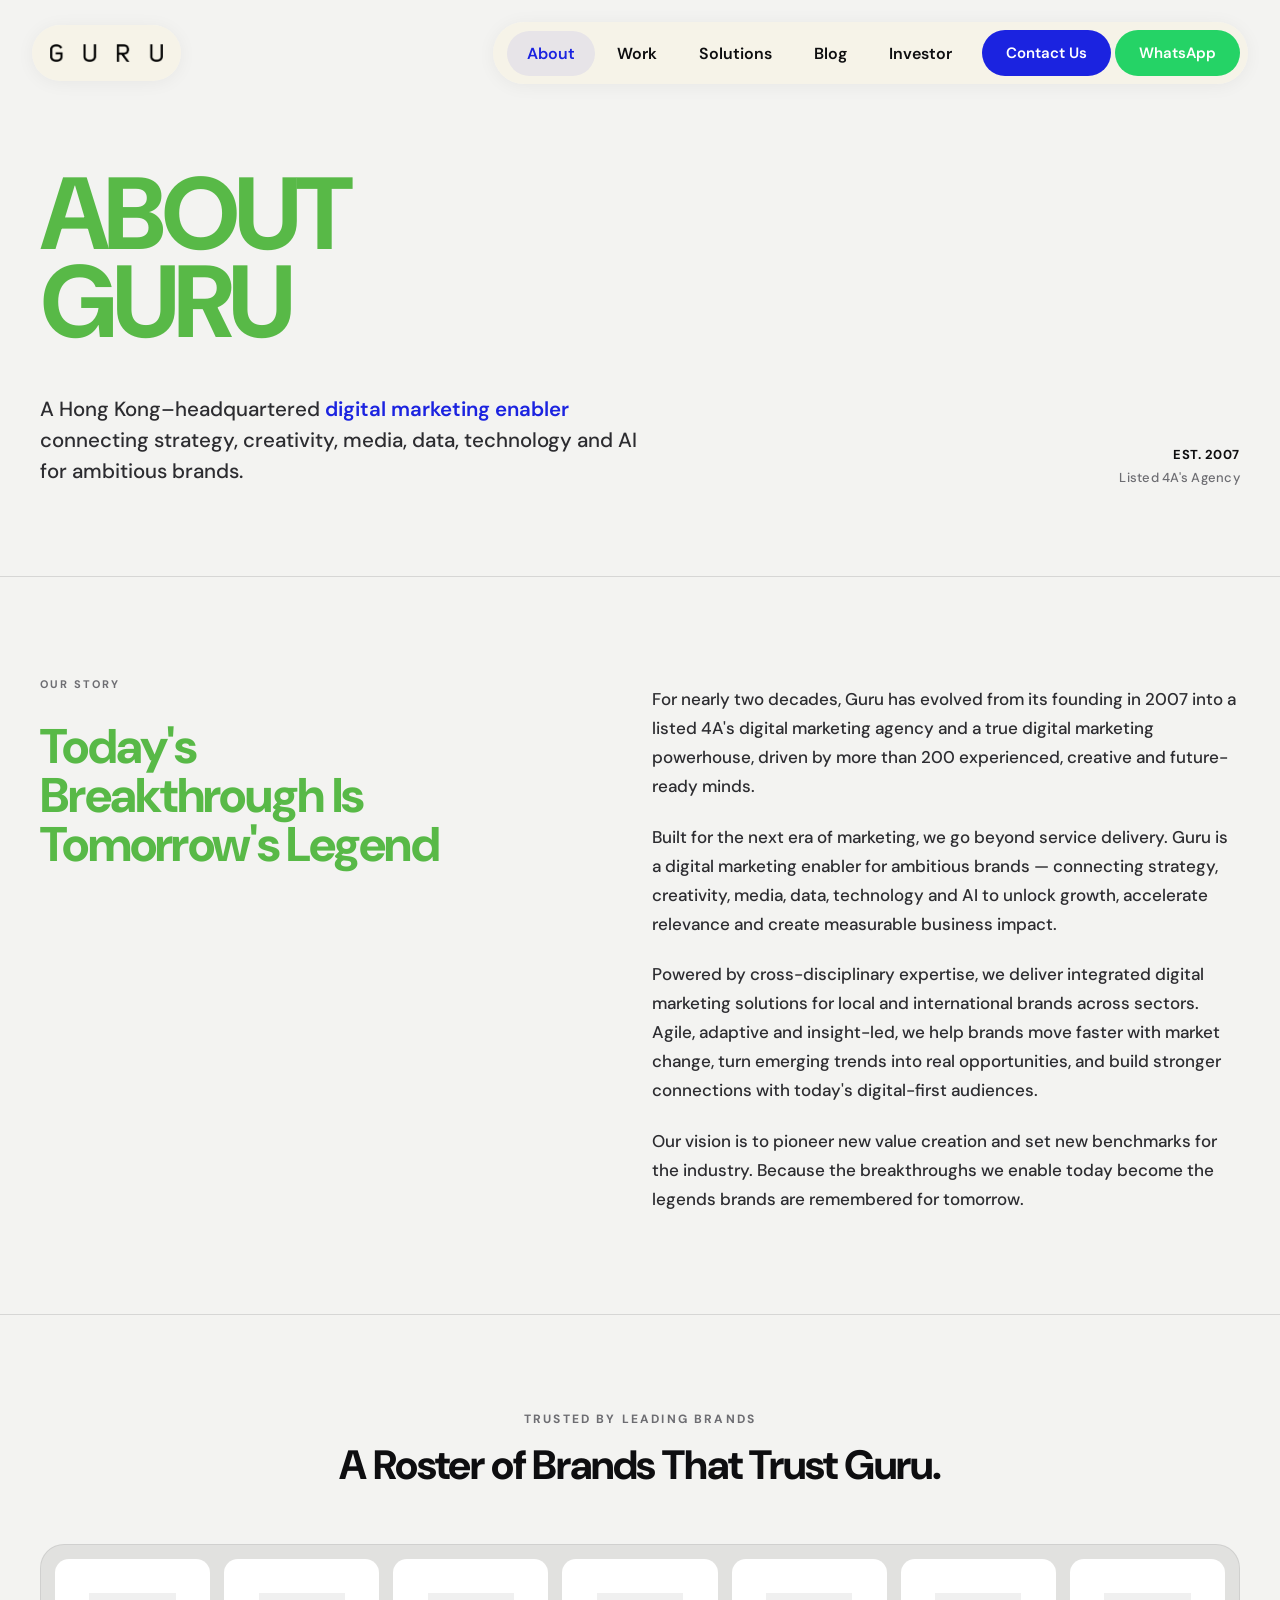
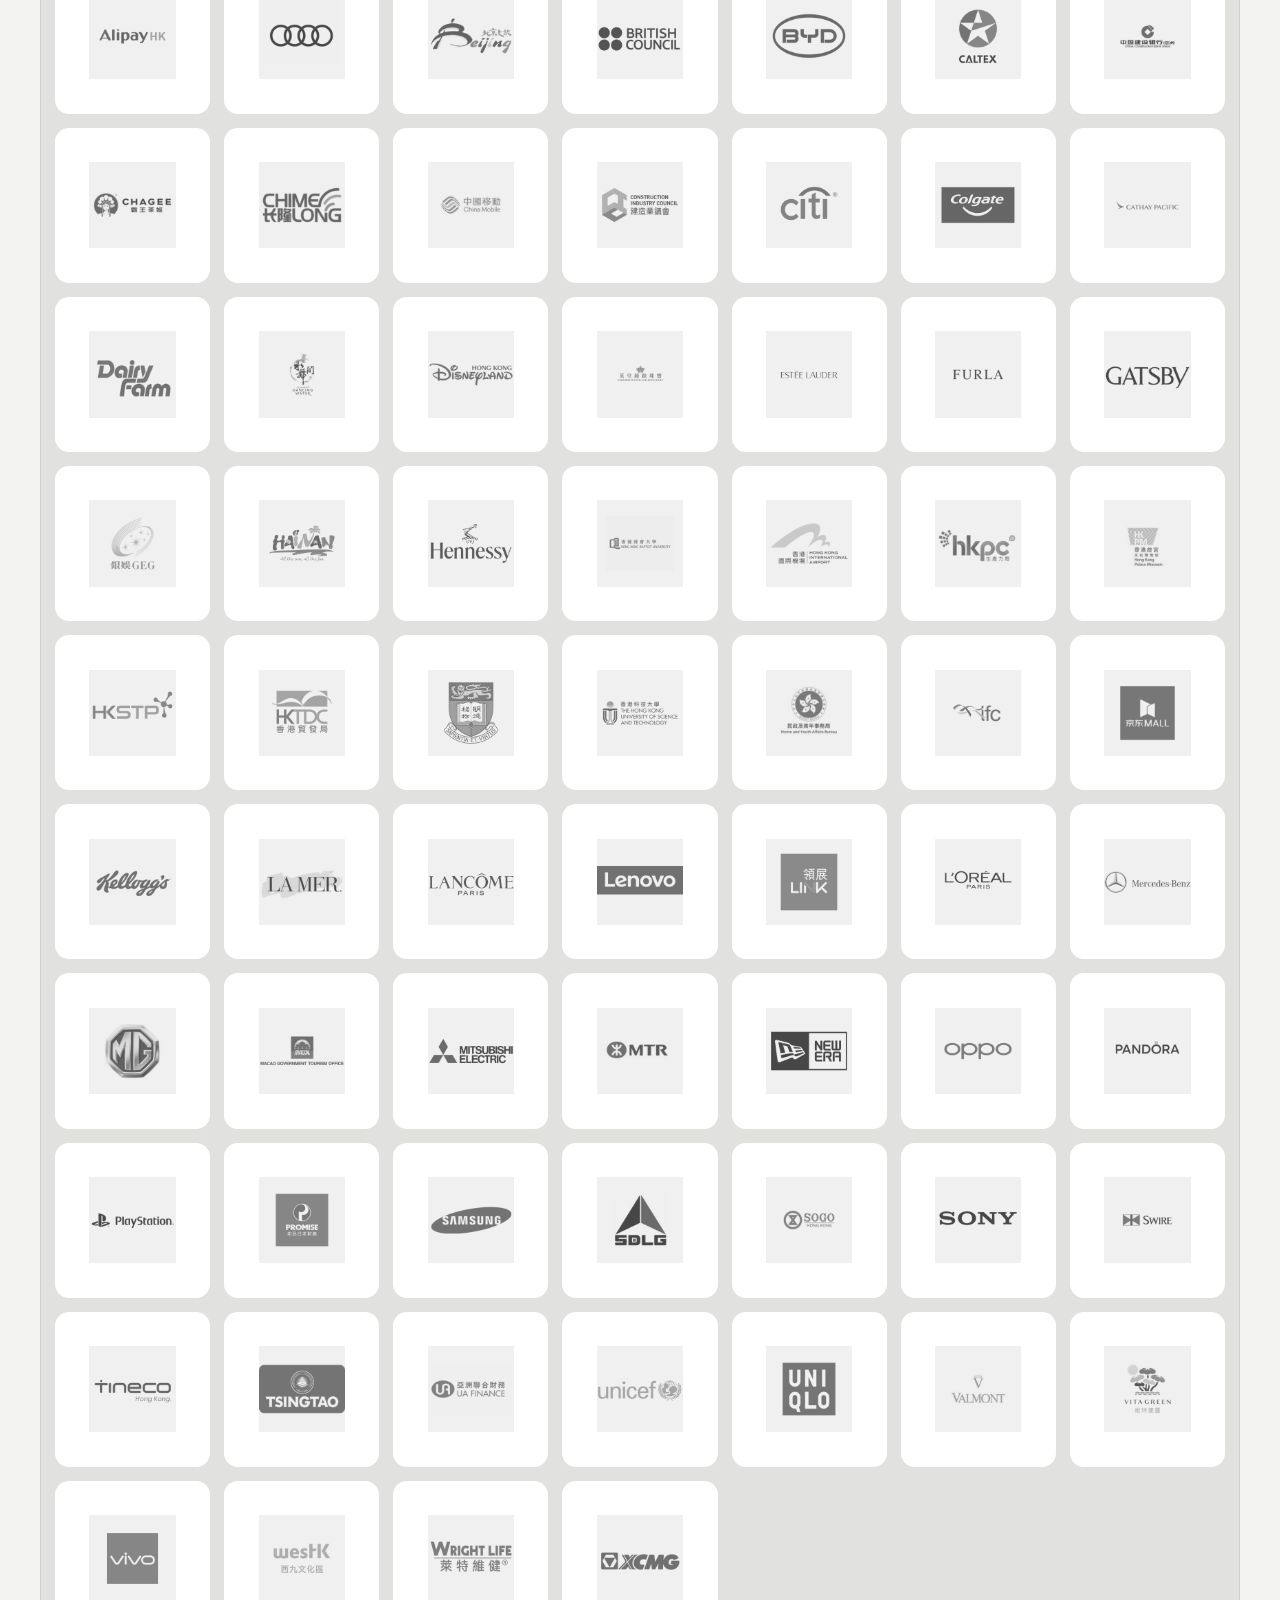
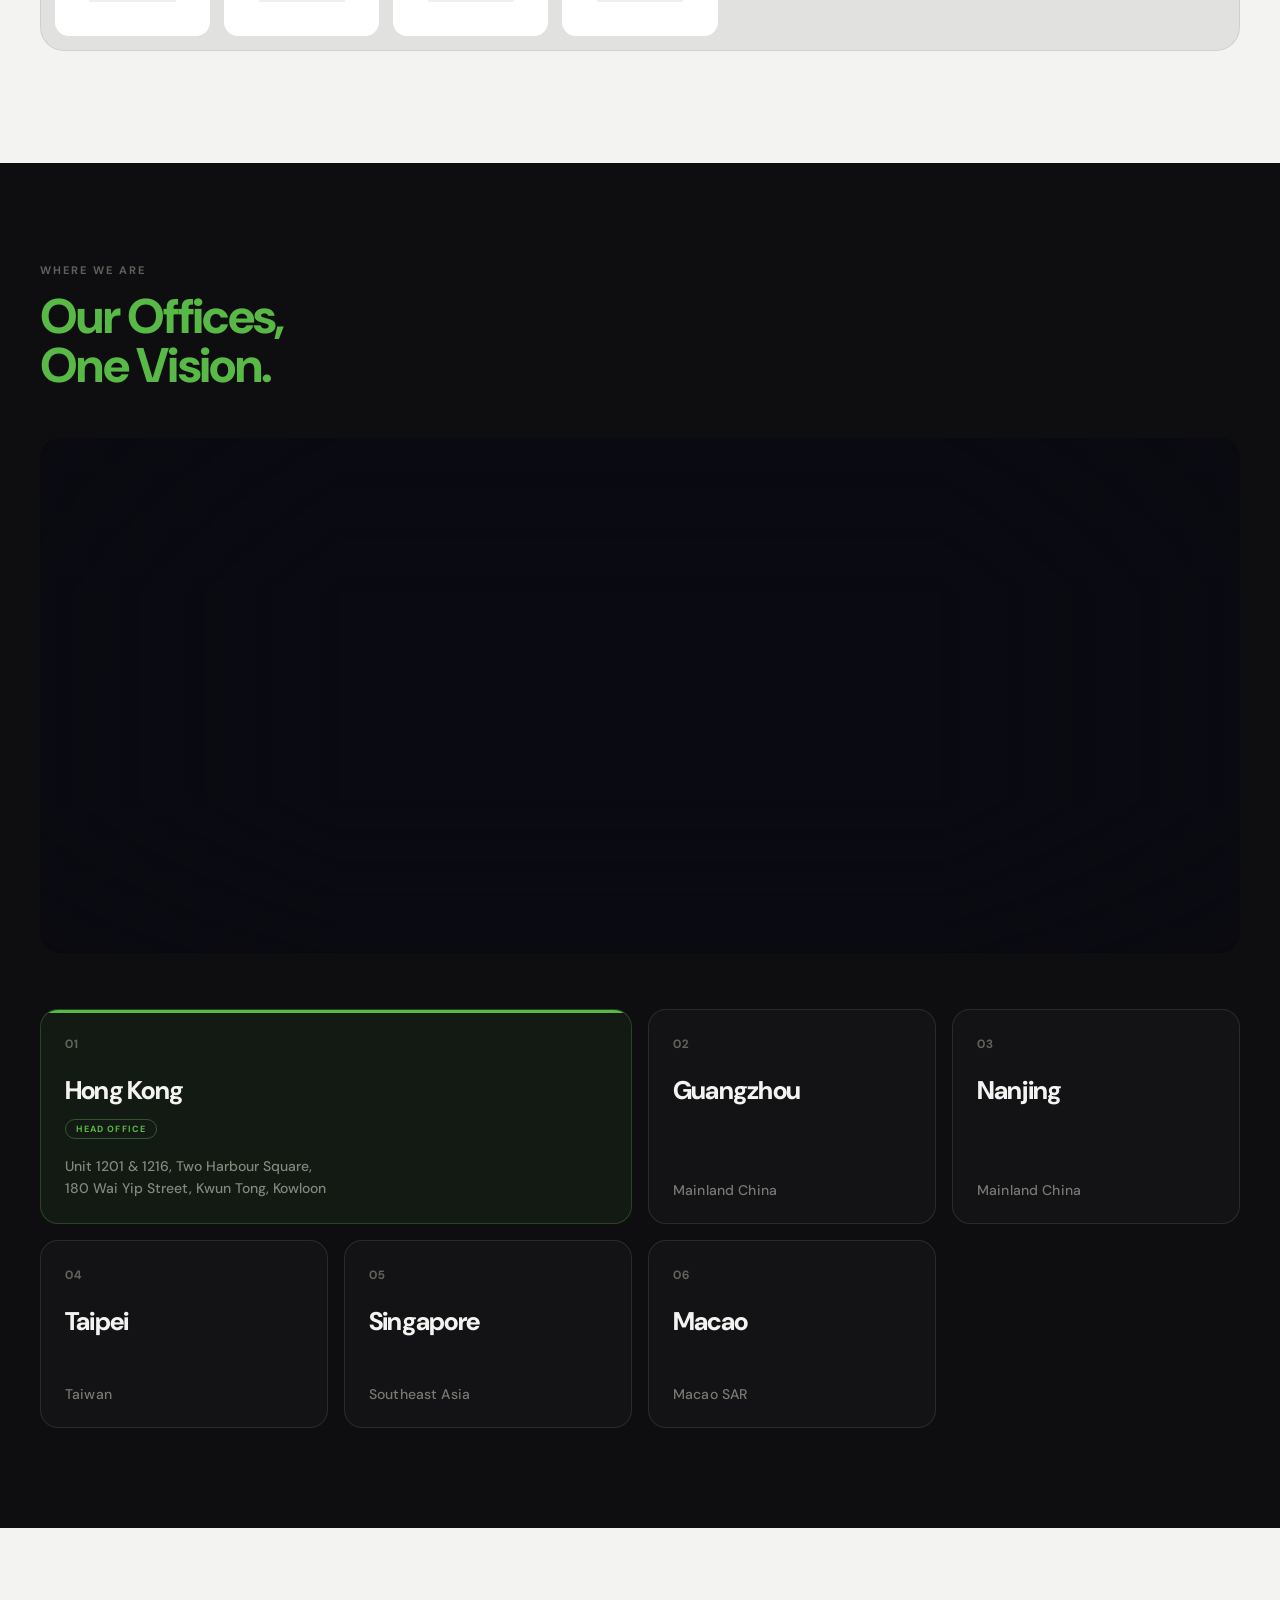
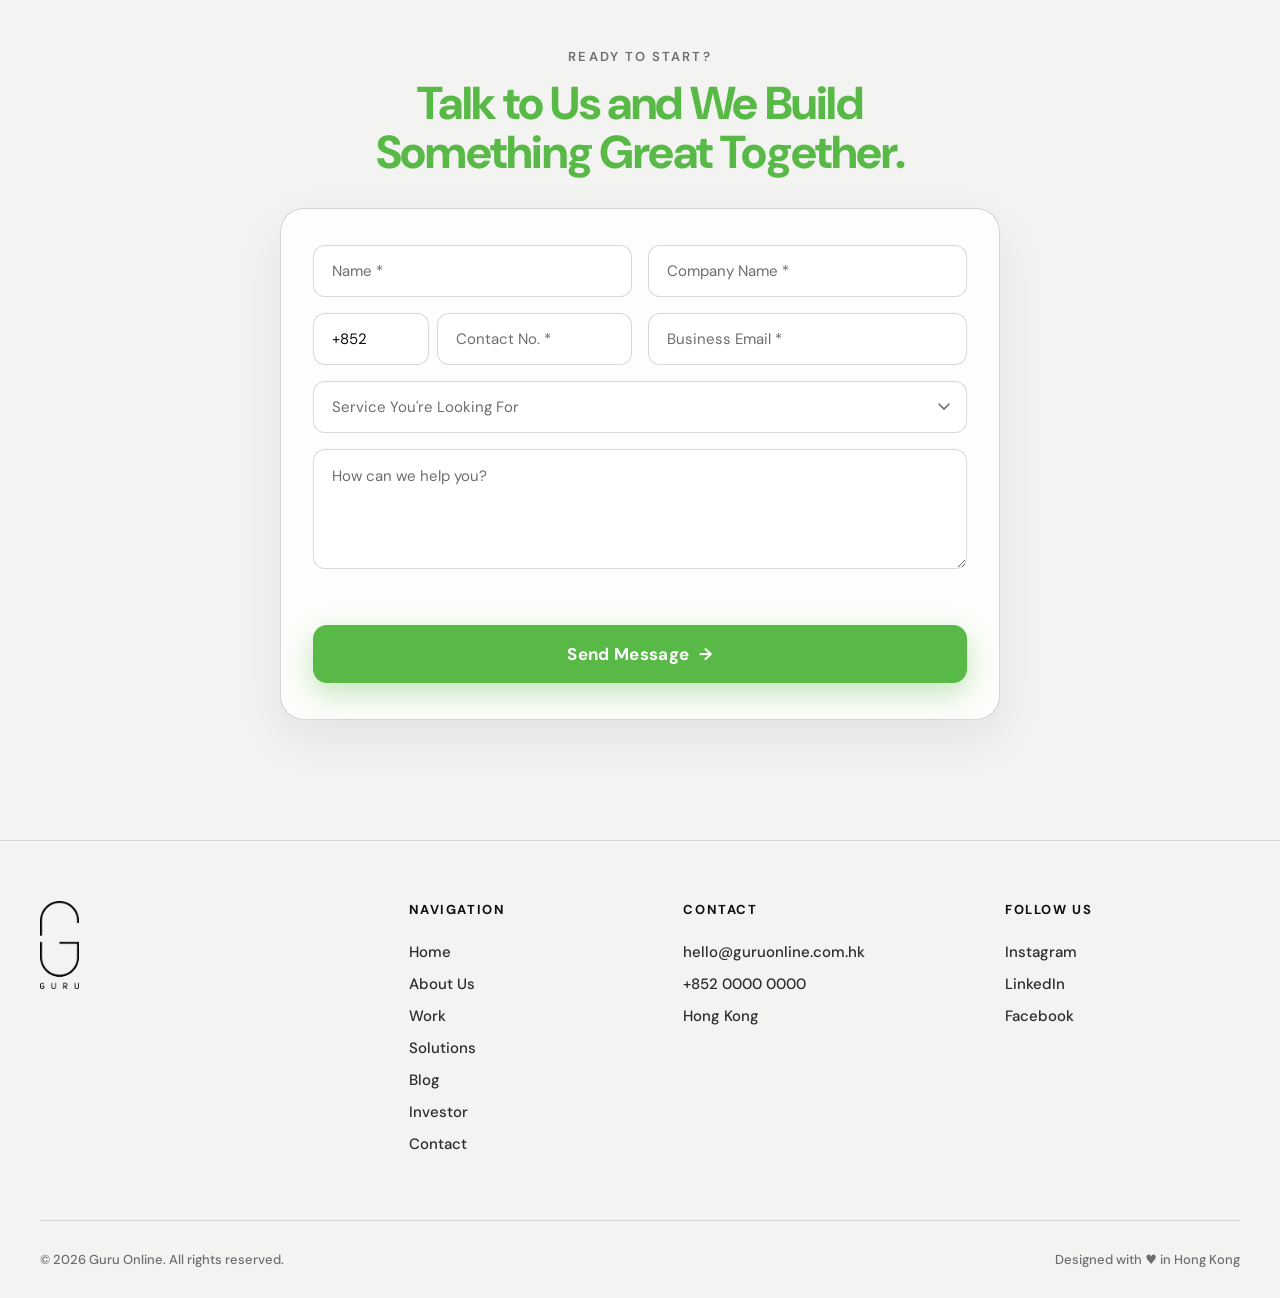
<file: about.html>
<!DOCTYPE html>
<html lang="en">
<head>
<meta charset="UTF-8" />
<meta name="viewport" content="width=device-width, initial-scale=1.0" />
<title>About Us — Guru Digital Creative Agency</title>
<link rel="preconnect" href="https://fonts.googleapis.com" />
<link rel="preconnect" href="https://fonts.gstatic.com" crossorigin />
<link href="https://fonts.googleapis.com/css2?family=DM+Sans:opsz,wght@9..40,400..900&display=swap" rel="stylesheet" />
<style>
  :root {
    --bg: #f3f3f1;
    --ink: #0e0e10;
    --ink-2: #2c2c30;
    --ink-3: #6d6d72;
    --line: rgba(14,14,16,0.12);
    --lime: #58B947;
    --lime-2: #4aA33d;
    --cream: #f3f3f1;
    --blue: #1B23E0;
    --purple: #5A1AB8;
    --ease-out-expo: cubic-bezier(0.16, 1, 0.3, 1);
  }
  * { box-sizing: border-box; margin: 0; padding: 0; }
  html { scroll-behavior: smooth; }
  html, body {
    background: var(--bg);
    color: var(--ink);
    font-family: 'DM Sans', system-ui, sans-serif;
    font-weight: 500;
    -webkit-font-smoothing: antialiased;
    overflow-x: hidden;
  }
  a { color: inherit; text-decoration: none; }
  h1, h2, h3 {
    font-family: 'DM Sans', system-ui, sans-serif;
    font-variation-settings: 'opsz' 96;
  }

  /* ══════════════════════════════════════════ NAV (identical to all pages) */
  .gn-nav {
    position: fixed;
    top: 0; left: 0; right: 0;
    z-index: 50;
    padding: 22px 32px;
    pointer-events: none;
  }
  .gn-nav-inner {
    transition: transform 0.45s cubic-bezier(0.16,1,0.3,1);
    max-width: 1500px;
    margin: 0 auto;
    display: flex;
    align-items: center;
    justify-content: space-between;
    gap: 24px;
  }
  .gn-nav-inner > * { pointer-events: auto; }
  .gn-logo {
    display: flex;
    align-items: center;
    height: 56px;
    padding: 0 18px;
    background: rgba(247, 244, 232, 0.92);
    backdrop-filter: blur(14px);
    -webkit-backdrop-filter: blur(14px);
    border-radius: 999px;
    box-shadow: 0 2px 18px rgba(14,14,16,0.05);
  }
  .gn-logo img { height: 18px; width: auto; display: block; }
  .gn-pill {
    display: flex;
    align-items: center;
    gap: 4px;
    background: rgba(247,244,232,0.92);
    backdrop-filter: blur(14px);
    -webkit-backdrop-filter: blur(14px);
    border-radius: 999px;
    padding: 8px;
    box-shadow: 0 2px 18px rgba(14,14,16,0.05);
  }
  .gn-nav-links {
    display: flex;
    align-items: center;
    gap: 2px;
    padding: 0 6px;
  }
  .gn-link {
    padding: 12px 20px;
    font-size: 16px;
    font-weight: 600;
    color: var(--ink);
    border-radius: 999px;
    transition: color .2s, background .2s;
  }
  .gn-link:hover { color: var(--blue); }
  .gn-link.active { color: var(--blue); background: rgba(27,35,224,0.07); }
  .gn-link-cta {
    display: inline-flex;
    align-items: center;
    background: var(--blue);
    color: #fff;
    font-weight: 600;
    font-size: 15px;
    padding: 13px 24px;
    border-radius: 999px;
    transition: background .2s, color .2s, transform .2s;
  }
  .gn-link-cta:hover { background: var(--ink); transform: translateY(-1px); }
  .gn-link-whatsapp {
    display: inline-flex;
    align-items: center;
    gap: 6px;
    padding: 13px 24px;
    border-radius: 999px;
    background: #25D366;
    color: #fff;
    font-weight: 600;
    font-size: 15px;
    white-space: nowrap;
    transition: background 0.18s, transform 0.12s;
  }
  .gn-link-whatsapp:hover { background: #1ebe5d; transform: scale(1.02); }
  .gn-hamburger {
    display: none;
    flex-direction: column;
    justify-content: center;
    gap: 5px;
    width: 40px; height: 40px;
    padding: 8px;
    background: none;
    border: none;
    cursor: pointer;
    pointer-events: auto;
    border-radius: 10px;
    transition: background 0.15s;
  }
  .gn-hamburger:hover { background: rgba(14,14,16,0.07); }
  .gn-hamburger span {
    display: block;
    width: 22px; height: 2px;
    background: var(--ink);
    border-radius: 999px;
    transition: transform 0.22s, opacity 0.18s;
    transform-origin: center;
  }
  .gn-hamburger.open span:nth-child(1) { transform: translateY(7px) rotate(45deg); }
  .gn-hamburger.open span:nth-child(2) { opacity: 0; transform: scaleX(0); }
  .gn-hamburger.open span:nth-child(3) { transform: translateY(-7px) rotate(-45deg); }
  .gn-mobile-menu {
    display: none;
    position: fixed;
    top: 68px;
    left: 12px; right: 12px;
    background: rgba(242,238,223,0.97);
    backdrop-filter: blur(24px);
    -webkit-backdrop-filter: blur(24px);
    border: 1.5px solid var(--line);
    border-radius: 22px;
    padding: 8px 20px 24px;
    z-index: 48;
    flex-direction: column;
    box-shadow: 0 16px 40px rgba(14,14,16,0.12);
    animation: menu-in 0.22s cubic-bezier(0.2,0.8,0.2,1) both;
  }
  .gn-mobile-menu.open { display: flex; }
  @keyframes menu-in {
    from { opacity: 0; transform: translateY(-8px) scale(0.98); }
    to   { opacity: 1; transform: translateY(0) scale(1); }
  }
  .gn-mobile-link {
    font-family: 'DM Sans', system-ui, sans-serif;
    font-variation-settings: 'opsz' 96;
    font-size: 32px;
    font-weight: 700;
    color: var(--ink);
    padding: 14px 0;
    border-bottom: 1px solid var(--line);
    text-decoration: none;
    letter-spacing: -0.025em;
    display: flex;
    align-items: center;
    justify-content: space-between;
    transition: color 0.15s, padding-left 0.15s;
  }
  .gn-mobile-link:last-of-type { border-bottom: none; }
  .gn-mobile-link:hover { color: var(--blue); padding-left: 6px; }
  .gn-mobile-link::after { content: '↗'; font-size: 20px; color: var(--ink-3); }
  .gn-mobile-ctas { display: flex; gap: 10px; margin-top: 20px; flex-wrap: wrap; }
  .gn-mobile-ctas .gn-link-cta { flex: 1; justify-content: center; text-align: center; }
  .gn-mobile-ctas .gn-link-whatsapp { flex: 1; justify-content: center; text-align: center; }

  /* ══════════════════════════════════════════ PAGE LOAD ANIMATION */
  .pg-intro {
    position: fixed; inset: 0;
    background: var(--bg);
    z-index: 9000;
    pointer-events: none;
    animation: pgFade 0.5s cubic-bezier(0.16,1,0.3,1) 0.04s both;
  }
  @keyframes pgFade { from { opacity: 1; } to { opacity: 0; } }

  .gn-nav   { animation: navDown 0.7s var(--ease-out-expo) both 0.1s; }
  @keyframes navDown { from { opacity:0; transform:translateY(-22px); } to { opacity:1; transform:translateY(0); } }

  .abt-hero { animation: fadeUp 0.9s var(--ease-out-expo) both 0.18s; }
  .abt-story-wrap { animation: fadeUp 0.8s var(--ease-out-expo) both 0.3s; }
  .abt-stats-section { animation: fadeUp 0.8s var(--ease-out-expo) both 0.38s; }
  .abt-values { animation: fadeUp 0.75s var(--ease-out-expo) both 0.44s; }
  .abt-offices-section { animation: fadeUp 0.75s var(--ease-out-expo) both 0.5s; }
  @keyframes fadeUp { from { opacity:0; transform:translateY(36px); } to { opacity:1; transform:translateY(0); } }

  @media (prefers-reduced-motion: reduce) {
    .pg-intro, .gn-nav, .abt-hero, .abt-story-wrap, .abt-stats-section, .abt-values, .abt-offices-section { animation: none !important; }
  }

  /* ══════════════════════════════════════════ HERO */
  .abt-hero {
    padding: 170px 40px 90px;
    max-width: 1580px;
    margin: 0 auto;
    border-bottom: 1px solid var(--line);
  }
  .abt-hero-tag {
    display: inline-flex;
    align-items: center;
    gap: 8px;
    font-size: 11px;
    font-weight: 700;
    letter-spacing: 0.18em;
    text-transform: uppercase;
    color: var(--ink-3);
    margin-bottom: 36px;
  }
  .abt-hero-tag::before {
    content: '';
    display: inline-block;
    width: 8px; height: 8px;
    border-radius: 50%;
    background: var(--blue);
  }
  .abt-hero-title {
    font-size: clamp(52px, 8vw, 128px);
    font-weight: 800;
    line-height: 0.86;
    letter-spacing: -0.05em;
    text-transform: uppercase;
    color: var(--lime);
    margin-bottom: 48px;
  }
  .abt-hero-bottom {
    display: flex;
    align-items: flex-end;
    justify-content: space-between;
    gap: 40px;
    flex-wrap: wrap;
  }
  .abt-hero-lead {
    font-size: clamp(18px, 1.6vw, 24px);
    line-height: 1.5;
    color: var(--ink-2);
    max-width: 600px;
    font-weight: 500;
  }
  .abt-hero-lead em { font-style: normal; color: var(--blue); font-weight: 600; }
  .abt-hero-tagline {
    font-family: 'DM Sans', system-ui, sans-serif;
    font-variation-settings: 'opsz' 96;
    font-size: clamp(22px, 2.8vw, 42px);
    font-weight: 700;
    line-height: 1.15;
    letter-spacing: -0.025em;
    color: var(--ink);
    max-width: 660px;
  }
  .abt-hero-tagline em {
    font-style: normal;
    color: var(--blue);
  }
  .abt-hero-meta {
    display: flex;
    flex-direction: column;
    gap: 6px;
    align-items: flex-end;
    flex-shrink: 0;
  }
  .abt-hero-meta span {
    font-size: 13px;
    color: var(--ink-3);
    letter-spacing: 0.02em;
  }
  .abt-hero-meta strong {
    font-size: 13px;
    font-weight: 700;
    color: var(--ink);
    letter-spacing: 0.04em;
    text-transform: uppercase;
  }

  /* ══════════════════════════════════════════ STORY */
  .abt-story-wrap {
    max-width: 1580px;
    margin: 0 auto;
    padding: 100px 40px;
    display: grid;
    grid-template-columns: 1fr 1.15fr;
    gap: 100px;
    align-items: start;
    border-bottom: 1px solid var(--line);
  }
  .abt-story-label {
    font-size: 11px;
    font-weight: 700;
    letter-spacing: 0.18em;
    text-transform: uppercase;
    color: var(--ink-3);
    margin-bottom: 32px;
  }
  .abt-story-heading {
    font-size: clamp(36px, 3.8vw, 68px);
    font-weight: 800;
    line-height: 1.0;
    letter-spacing: -0.035em;
    color: var(--lime);
  }
  .abt-story-right {
    display: flex;
    flex-direction: column;
    gap: 22px;
    padding-top: 8px;
  }
  .abt-story-p {
    font-size: 17px;
    line-height: 1.7;
    color: var(--ink-2);
  }
  .abt-story-quote {
    margin-top: 16px;
    padding: 28px 32px;
    background: var(--ink);
    border-radius: 20px;
  }
  .abt-story-quote p {
    font-family: 'DM Sans', system-ui, sans-serif;
    font-variation-settings: 'opsz' 96;
    font-size: clamp(22px, 2.2vw, 32px);
    font-weight: 700;
    line-height: 1.25;
    letter-spacing: -0.02em;
    color: var(--lime);
  }
  .abt-story-quote cite {
    display: block;
    margin-top: 14px;
    font-size: 13px;
    font-style: normal;
    color: rgba(246,244,230,0.5);
    letter-spacing: 0.06em;
    text-transform: uppercase;
    font-weight: 600;
  }

  /* ══════════════════════════════════════════ STATS */
  .abt-stats-section {
    background: var(--ink);
    padding: 100px 40px;
  }
  .abt-stats-inner {
    max-width: 1580px;
    margin: 0 auto;
  }
  .abt-stats-label {
    font-size: 11px;
    font-weight: 700;
    letter-spacing: 0.18em;
    text-transform: uppercase;
    color: rgba(246,244,230,0.35);
    margin-bottom: 60px;
  }
  .abt-stats-grid {
    display: grid;
    grid-template-columns: repeat(3, 1fr);
    gap: 0;
  }
  .abt-stat-item {
    padding: 0 48px 0 0;
    border-right: 1px solid rgba(246,244,230,0.10);
  }
  .abt-stat-item + .abt-stat-item { padding-left: 48px; }
  .abt-stat-item:last-child { border-right: none; }
  .abt-stat-num {
    font-family: 'DM Sans', system-ui, sans-serif;
    font-variation-settings: 'opsz' 96;
    font-size: clamp(56px, 6vw, 96px);
    font-weight: 800;
    line-height: 1;
    letter-spacing: -0.04em;
    color: var(--cream);
    margin-bottom: 12px;
  }
  .abt-stat-label {
    font-size: 15px;
    color: rgba(246,244,230,0.5);
    font-weight: 500;
  }

  /* ══════════════════════════════════════════ VALUES */
  .abt-values {
    max-width: 1580px;
    margin: 0 auto;
    padding: 100px 40px;
    border-bottom: 1px solid var(--line);
  }
  .abt-values-header {
    display: grid;
    grid-template-columns: 1fr 1fr;
    gap: 60px;
    align-items: end;
    margin-bottom: 72px;
  }
  .abt-values-heading {
    font-size: clamp(36px, 3.8vw, 64px);
    font-weight: 800;
    line-height: 1.0;
    letter-spacing: -0.035em;
    color: var(--ink);
  }
  .abt-values-intro {
    font-size: 17px;
    line-height: 1.6;
    color: var(--ink-2);
  }
  .abt-values-grid {
    display: grid;
    grid-template-columns: repeat(3, 1fr);
    gap: 2px;
  }
  .abt-value-card {
    background: #EDEADE;
    padding: 44px 36px;
    border-radius: 4px;
    display: flex;
    flex-direction: column;
    gap: 16px;
    transition: background 0.25s;
  }
  .abt-value-card:hover { background: var(--ink); }
  .abt-value-card:hover .abt-value-title,
  .abt-value-card:hover .abt-value-body { color: var(--cream); }
  .abt-value-card:hover .abt-value-num { color: var(--lime); }
  .abt-value-num {
    font-size: 12px;
    font-weight: 700;
    letter-spacing: 0.12em;
    text-transform: uppercase;
    color: var(--ink-3);
    transition: color 0.25s;
  }
  .abt-value-title {
    font-family: 'DM Sans', system-ui, sans-serif;
    font-variation-settings: 'opsz' 96;
    font-size: clamp(22px, 2vw, 30px);
    font-weight: 800;
    line-height: 1.1;
    letter-spacing: -0.025em;
    color: var(--ink);
    transition: color 0.25s;
  }
  .abt-value-body {
    font-size: 15px;
    line-height: 1.6;
    color: var(--ink-2);
    transition: color 0.25s;
  }

  /* ══════════════════════════════════════════ OFFICES */
  .abt-offices-section {
    background: var(--ink);
    padding: 100px 40px;
  }
  .abt-offices-inner {
    max-width: 1580px;
    margin: 0 auto;
  }
  .abt-offices-header {
    display: flex;
    align-items: flex-end;
    justify-content: space-between;
    margin-bottom: 48px;
    gap: 40px;
    flex-wrap: wrap;
  }
  /* World map video */
  .abt-world-map {
    position: relative;
    width: 100%;
    border-radius: 20px;
    overflow: hidden;
    margin-bottom: 56px;
    background: #0a0a12;
  }
  .abt-world-map video {
    width: 100%;
    display: block;
    aspect-ratio: 21 / 9;
    object-fit: cover;
    opacity: 0.88;
  }
  .abt-world-map::after {
    content: '';
    position: absolute;
    inset: 0;
    background:
      linear-gradient(to right, rgba(10,10,16,0.45) 0%, transparent 25%, transparent 75%, rgba(10,10,16,0.45) 100%),
      linear-gradient(to bottom, rgba(10,10,16,0.3) 0%, transparent 30%, transparent 70%, rgba(10,10,16,0.5) 100%);
    pointer-events: none;
    border-radius: 20px;
  }
  @media (max-width: 980px) {
    .abt-world-map video { aspect-ratio: 16 / 9; }
    .abt-world-map { border-radius: 14px; margin-bottom: 40px; }
  }
  @media (max-width: 520px) {
    .abt-world-map video { aspect-ratio: 4 / 3; }
  }
  .abt-offices-label {
    font-size: 11px;
    font-weight: 700;
    letter-spacing: 0.18em;
    text-transform: uppercase;
    color: rgba(246,244,230,0.35);
    margin-bottom: 16px;
  }
  .abt-offices-heading {
    font-family: 'DM Sans', system-ui, sans-serif;
    font-variation-settings: 'opsz' 96;
    font-size: clamp(36px, 3.8vw, 64px);
    font-weight: 800;
    line-height: 1.0;
    letter-spacing: -0.035em;
    color: var(--lime);
  }
  .abt-offices-grid {
    display: grid;
    grid-template-columns: repeat(4, 1fr);
    gap: 16px;
  }
  .abt-office-card {
    position: relative;
    overflow: hidden;
    padding: 26px 24px 24px;
    min-height: 188px;
    border: 1px solid rgba(246,244,230,0.10);
    border-radius: 18px;
    background: rgba(246,244,230,0.025);
    display: flex;
    flex-direction: column;
    transition: transform 0.4s var(--ease-out-expo), border-color 0.3s, background 0.3s;
  }
  .abt-office-card:hover {
    transform: translateY(-5px);
    border-color: rgba(88,185,71,0.45);
    background: rgba(246,244,230,0.05);
  }
  /* corner index number */
  .abt-office-num {
    font-family: 'DM Sans', system-ui, sans-serif;
    font-variation-settings: 'opsz' 96;
    font-size: 12px;
    font-weight: 700;
    letter-spacing: 0.08em;
    color: rgba(246,244,230,0.35);
    margin-bottom: 22px;
    transition: color 0.3s;
  }
  .abt-office-card:hover .abt-office-num { color: var(--lime); }
  .abt-office-card.featured {
    grid-column: span 2;
    background: rgba(88,185,71,0.07);
    border-color: rgba(88,185,71,0.28);
  }
  .abt-office-card.featured::after {
    content: '';
    position: absolute;
    top: 0; left: 0; right: 0;
    height: 3px;
    background: var(--lime);
  }
  .abt-office-region {
    font-size: 14px;
    color: rgba(246,244,230,0.45);
    letter-spacing: 0.01em;
    margin-top: auto;
  }
  .abt-office-city {
    font-family: 'DM Sans', system-ui, sans-serif;
    font-variation-settings: 'opsz' 96;
    font-size: clamp(24px, 2vw, 34px);
    font-weight: 800;
    color: var(--cream);
    letter-spacing: -0.03em;
    margin-bottom: 12px;
    transition: color 0.3s;
  }
  .abt-office-card:hover .abt-office-city { color: var(--lime); }
  .abt-office-badge {
    display: inline-block;
    font-size: 9px;
    font-weight: 700;
    letter-spacing: 0.12em;
    text-transform: uppercase;
    color: var(--lime);
    border: 1px solid rgba(88,185,71,0.4);
    border-radius: 999px;
    padding: 3px 10px;
    margin-bottom: 16px;
    width: fit-content;
  }
  .abt-office-tel {
    font-size: 14px;
    color: rgba(246,244,230,0.5);
    line-height: 1.6;
    margin-top: auto;
  }

  /* ══════════════════════════════════════════ CLIENT LOGO TICKER */
  .logo-ticker {
    position: relative; overflow: hidden;
    border-top: 1px solid var(--line); border-bottom: 1px solid var(--line);
    background: var(--bg);
  }
  .logo-ticker::before, .logo-ticker::after {
    content: ''; position: absolute; top: 0; bottom: 0; width: 120px; z-index: 2; pointer-events: none;
  }
  .logo-ticker::before { left: 0;  background: linear-gradient(to right, var(--bg) 30%, transparent); }
  .logo-ticker::after  { right: 0; background: linear-gradient(to left,  var(--bg) 30%, transparent); }
  .logo-ticker-track {
    display: flex; align-items: center; width: max-content; padding: 24px 0;
    animation: logoScroll 28s linear infinite; will-change: transform;
  }
  .logo-ticker:hover .logo-ticker-track { animation-play-state: paused; }
  @keyframes logoScroll { from { transform: translateX(0); } to { transform: translateX(-50%); } }
  .logo-item {
    flex-shrink: 0; display: flex; align-items: center; justify-content: center;
    height: 34px; padding: 0 56px; opacity: 0.45; transition: opacity 0.35s; position: relative;
  }
  .logo-item::after {
    content: ''; position: absolute; right: 0; top: 20%; height: 60%; width: 1px; background: var(--line);
  }
  .logo-ticker:hover .logo-item { opacity: 0.3; }
  .logo-ticker:hover .logo-item:hover { opacity: 1; }
  .logo-item svg { height: 100%; width: auto; display: block; color: var(--ink); fill: currentColor; }
  .logo-item img { height: 100%; width: auto; max-width: 140px; display: block; object-fit: contain; filter: grayscale(1) contrast(0.8); }
  .logo-ticker:hover .logo-item img { filter: grayscale(1) contrast(0.6); }
  .logo-ticker:hover .logo-item:hover img { filter: grayscale(0) contrast(1); }
  .logo-ticker-label {
    text-align: center; font-size: 11px; font-weight: 700; letter-spacing: 0.18em;
    text-transform: uppercase; color: var(--ink-3); padding: 64px 20px 0;
  }
  .logo-ticker { margin-bottom: 64px; }

  /* ── Client logo grid ── */
  .abt-clients {
    max-width: 1280px;
    margin: 0 auto;
    padding: 96px 40px 112px;
    text-align: center;
  }
  .abt-clients-label {
    font-size: 12px; font-weight: 700; letter-spacing: 0.18em;
    text-transform: uppercase; color: var(--ink-3);
    margin-bottom: 16px;
  }
  .abt-clients-heading {
    font-size: clamp(28px, 3.2vw, 44px);
    font-weight: 800; letter-spacing: -0.025em;
    line-height: 1.1; color: var(--ink);
    max-width: 720px; margin: 0 auto 56px;
  }
  .abt-clients-grid {
    display: grid;
    grid-template-columns: repeat(7, 1fr);
    gap: 14px;
    background: rgba(14,14,16,0.08);
    border: 1px solid rgba(14,14,16,0.08);
    border-radius: 24px;
    padding: 14px;
    overflow: hidden;
  }
  .abt-client-cell {
    aspect-ratio: 1 / 1;
    background: #fff;
    border-radius: 14px;
    display: flex;
    align-items: center;
    justify-content: center;
    padding: 16px;
    transition: transform 0.35s var(--ease-out-expo), box-shadow 0.35s;
  }
  .abt-client-cell:hover {
    transform: translateY(-3px);
    box-shadow: 0 14px 32px rgba(14,14,16,0.10);
  }
  .abt-client-cell img {
    max-width: 100%;
    max-height: 70%;
    width: auto; height: auto;
    object-fit: contain;
    filter: grayscale(1) contrast(0.85) opacity(0.78);
    transition: filter 0.35s;
  }
  .abt-client-cell:hover img {
    filter: grayscale(0) contrast(1) opacity(1);
  }
  @media (max-width: 1100px) {
    .abt-clients-grid { grid-template-columns: repeat(6, 1fr); }
  }
  @media (max-width: 900px) {
    .abt-clients { padding: 64px 22px 80px; }
    .abt-clients-grid { grid-template-columns: repeat(5, 1fr); gap: 10px; padding: 10px; border-radius: 18px; }
    .abt-client-cell { padding: 12px; border-radius: 11px; }
    .abt-clients-heading { margin-bottom: 36px; }
  }
  @media (max-width: 600px) {
    .abt-clients-grid { grid-template-columns: repeat(3, 1fr); gap: 8px; padding: 8px; border-radius: 14px; }
    .abt-client-cell { padding: 10px; border-radius: 10px; }
  }

  /* ══════════════════════════════════════════ FOOTER CTA */
  .ftr { position: relative; }
  .ftr-top {
    padding: 120px 40px;
    border-bottom: 1px solid var(--line);
  }
  .ftr-inner { max-width: 1500px; margin: 0 auto; }
  /* Contact section (two-column) */
  .ftr-contact { display: flex; flex-direction: column; align-items: center; text-align: center; max-width: 720px; margin: 0 auto; gap: 32px; }
  .ftr-cta-block {
    display: flex;
    flex-direction: column;
    gap: 14px;
    align-items: center;
  }
  .ftr-cta-label {
    font-size: 13px;
    font-weight: 600;
    letter-spacing: 0.16em;
    text-transform: uppercase;
    color: var(--ink-3);
  }
  .ftr-cta-heading {
    font-size: clamp(32px, 3.6vw, 56px);
    font-weight: 800;
    line-height: 1.05;
    letter-spacing: -0.03em;
    color: var(--lime);
    max-width: 640px;
    text-transform: none;
  }
  .ftr-contact-info { margin-top: 12px; display: flex; flex-direction: column; gap: 14px; }
  .ftr-ci-row { display: flex; flex-direction: column; gap: 3px; }
  .ftr-ci-label { font-size: 11px; font-weight: 700; letter-spacing: 0.12em; text-transform: uppercase; color: var(--ink-3); }
  .ftr-ci-val { font-size: 15px; color: var(--ink-2); line-height: 1.5; }
  .ftr-ci-val a { color: var(--ink-2); transition: color .2s; }
  .ftr-ci-val a:hover { color: var(--blue); }

  /* Contact form */
  .cf-form {
    width: 100%; text-align: left;
    display: grid; grid-template-columns: 1fr 1fr; gap: 16px 16px;
    background: #fdfdfb;
    border: 1.5px solid rgba(14,14,16,0.16);
    border-radius: 24px;
    padding: 36px 32px;
    box-shadow: 0 18px 50px rgba(14,14,16,0.07);
  }
  .cf-field { display: flex; flex-direction: column; gap: 8px; }
  .cf-field.full { grid-column: 1 / -1; }
  .cf-phone-group { display: flex; gap: 8px; }
  .cf-cc { flex: 0 0 116px; padding-right: 30px; cursor: pointer; color: var(--ink-3); }
  .cf-phone-group .cf-phone { flex: 1; }
  .cf-input, .cf-select, .cf-textarea {
    width: 100%; padding: 15px 18px; border: 1.5px solid rgba(14,14,16,0.16); border-radius: 12px;
    background: #fff; font-family: 'DM Sans', system-ui, sans-serif; font-size: 15px; color: var(--ink);
    transition: border-color .2s, box-shadow .2s; -webkit-appearance: none; appearance: none;
  }
  .cf-input::placeholder, .cf-textarea::placeholder { color: var(--ink-3); }
  .cf-input:focus, .cf-select:focus, .cf-textarea:focus { outline: none; border-color: var(--blue); box-shadow: 0 0 0 3px rgba(27,35,224,0.10); }
  .cf-select {
    background-image: url("data:image/svg+xml,%3Csvg xmlns='http://www.w3.org/2000/svg' width='12' height='8' viewBox='0 0 12 8'%3E%3Cpath d='M1 1l5 5 5-5' stroke='%236d6d72' stroke-width='1.6' fill='none' stroke-linecap='round'/%3E%3C/svg%3E");
    background-repeat: no-repeat; background-position: right 16px center; padding-right: 40px; cursor: pointer;
  }
  .cf-select:has(option[value=""]:checked) { color: var(--ink-3); }
  .cf-textarea { min-height: 120px; resize: vertical; line-height: 1.55; }
  .cf-submit {
    grid-column: 1 / -1; width: 100%; margin-top: 6px; padding: 18px 44px;
    border: none; border-radius: 14px; background: var(--lime); color: #fff;
    font-family: 'DM Sans', system-ui, sans-serif; font-weight: 700; font-size: 17px; letter-spacing: 0.02em;
    cursor: pointer; display: inline-flex; align-items: center; justify-content: center; gap: 10px;
    box-shadow: 0 10px 28px rgba(88,185,71,0.35);
    transition: background .2s, transform .2s, box-shadow .2s;
  }
  .cf-submit:hover { background: var(--blue); transform: translateY(-2px); box-shadow: 0 14px 34px rgba(27,35,224,0.35); }
  .cf-note { grid-column: 1 / -1; font-size: 13px; color: var(--lime); font-weight: 600; min-height: 18px; }
  .btn-primary-lg {
    margin-top: 22px;
    padding: 22px 44px;
    border-radius: 999px;
    background: var(--ink);
    color: #fff;
    font-weight: 600;
    font-size: 18px;
    display: inline-flex;
    align-items: center;
    gap: 12px;
    transition: all .2s;
  }
  .btn-primary-lg:hover { background: var(--blue); transform: translateY(-2px); }
  .ftr-bottom { padding: 60px 40px 30px; }
  .ftr-bottom .ftr-inner {
    display: grid;
    grid-template-columns: 1.4fr 1fr 1.2fr 1fr;
    gap: 40px;
    align-items: start;
  }
  .ftr-logo-col { display: flex; flex-direction: column; gap: 18px; }
  .ftr-logo { display: inline-block; width: fit-content; }
  .ftr-logo img { display: block; height: 88px; width: auto; }
  .ftr-tagline { font-size: 14px; color: var(--ink-3); line-height: 1.5; }
  .ftr-nav-heading {
    font-size: 13px;
    font-weight: 700;
    letter-spacing: 0.12em;
    text-transform: uppercase;
    color: var(--ink);
    margin-bottom: 18px;
  }
  .ftr-link {
    display: block;
    font-size: 15px;
    color: var(--ink-2);
    padding: 6px 0;
    transition: color .2s;
  }
  .ftr-link:hover { color: var(--blue); }
  .ftr-base {
    max-width: 1500px;
    margin: 60px auto 0;
    display: flex;
    justify-content: space-between;
    align-items: center;
    gap: 24px;
    padding-top: 30px;
    border-top: 1px solid var(--line);
    flex-wrap: wrap;
  }
  .ftr-copy { font-size: 13px; color: var(--ink-3); }

  /* ══════════════════════════════════════════ RESPONSIVE */
  @media (max-width: 980px) {
    .gn-nav { padding: 12px 16px; }
    .gn-nav-links, .gn-pill .gn-link-cta, .gn-pill .gn-link-whatsapp { display: none; }
    .gn-hamburger { display: flex; }
    .gn-logo { height: 48px; padding: 0 14px; }
    .gn-logo img { height: 14px; }
    .abt-hero { padding: 130px 22px 64px; }
    .abt-hero-title { font-size: clamp(44px, 13vw, 88px); }
    .abt-story-wrap { grid-template-columns: 1fr; gap: 48px; padding: 72px 22px; }
    .abt-stats-section { padding: 72px 22px; }
    .abt-stats-grid { grid-template-columns: 1fr; gap: 0; }
    .abt-stat-item { padding: 26px 0 !important; border-right: none; border-top: 1px solid rgba(246,244,230,0.12); }
    .abt-stat-item:first-child { border-top: none; }
    .abt-values { padding: 72px 22px; }
    .abt-values-header { grid-template-columns: 1fr; gap: 24px; }
    .abt-values-grid { grid-template-columns: 1fr; gap: 2px; }
    .abt-offices-section { padding: 72px 22px; }
    .abt-offices-grid { grid-template-columns: repeat(2, 1fr); gap: 12px; }
    .abt-office-card { padding: 22px 18px 20px !important; min-height: 150px; }
    .abt-office-card.featured { grid-column: span 2; }
    .ftr-top { padding: 80px 22px; }
    .ftr-contact { grid-template-columns: 1fr; gap: 44px; }
    .ftr-cta-block { position: static; top: auto; }
    .ftr-cta-heading { font-size: clamp(28px, 7vw, 40px); }
    .cf-form { grid-template-columns: 1fr; gap: 16px; }
    .ftr-bottom { padding: 50px 22px 24px; }
    .ftr-bottom .ftr-inner { grid-template-columns: 1fr 1fr; gap: 36px 24px; }
    .abt-hero-bottom { flex-direction: column; align-items: flex-start; }
    .abt-hero-meta { align-items: flex-start; }
  }
  @media (max-width: 520px) {
    .abt-values-grid { grid-template-columns: 1fr; }
    .ftr-bottom .ftr-inner { grid-template-columns: 1fr; }
  }
  .gn-nav.nav-hidden .gn-nav-inner { transform: translateY(-170%); }
</style>
</head>
<body>
<div class="pg-intro" aria-hidden="true"></div>

<!-- NAV -->
<nav class="gn-nav">
  <div class="gn-nav-inner">
    <a href="index.html" class="gn-logo">
      <img src="guru-logo.png" alt="Guru" onerror="this.style.display='none';this.parentElement.innerHTML='GURU';" />
    </a>
    <div class="gn-pill">
      <div class="gn-nav-links">
        <a href="about.html"  class="gn-link active">About</a>
        <a href="work.html"   class="gn-link">Work</a>
        <a href="services.html" class="gn-link">Solutions</a>
        <a href="blog.html"     class="gn-link">Blog</a>
        <a href="investor.html" class="gn-link">Investor</a>
      </div>
      <a href="index.html#contact" class="gn-link-cta">Contact Us</a>
      <a href="https://wa.me/85200000000" class="gn-link-whatsapp" target="_blank" rel="noopener">WhatsApp</a>
      <button class="gn-hamburger" id="gnToggle" aria-label="Toggle menu" aria-expanded="false">
        <span></span><span></span><span></span>
      </button>
    </div>
  </div>
</nav>

<!-- Mobile menu -->
<div class="gn-mobile-menu" id="gnMobileMenu">
  <a href="about.html"          class="gn-mobile-link" data-close>About</a>
  <a href="work.html"           class="gn-mobile-link" data-close>Work</a>
  <a href="services.html" class="gn-mobile-link" data-close>Solutions</a>
  <a href="blog.html"     class="gn-mobile-link" data-close>Blog</a>
  <a href="investor.html" class="gn-mobile-link" data-close>Investor</a>
  <div class="gn-mobile-ctas">
    <a href="index.html#contact" class="gn-link-cta" data-close>Contact Us</a>
    <a href="https://wa.me/85200000000" class="gn-link-whatsapp" target="_blank" rel="noopener">WhatsApp</a>
  </div>
</div>

<!-- ══════════════════════════════════════════ HERO -->
<div class="abt-hero">
  <h1 class="abt-hero-title">About<br>Guru</h1>
  <div class="abt-hero-bottom">
    <p class="abt-hero-lead">A Hong Kong–headquartered <em>digital marketing enabler</em> connecting strategy, creativity, media, data, technology and AI for ambitious brands.</p>
    <div class="abt-hero-meta">
      <strong>Est. 2007</strong>
      <span>Listed 4A's Agency</span>
    </div>
  </div>
</div>

<!-- ══════════════════════════════════════════ STORY -->
<div class="abt-story-wrap">
  <div>
    <p class="abt-story-label">Our Story</p>
    <h2 class="abt-story-heading">Today's<br>Breakthrough Is<br>Tomorrow's Legend</h2>
  </div>
  <div class="abt-story-right">
    <p class="abt-story-p">For nearly two decades, Guru has evolved from its founding in 2007 into a listed 4A's digital marketing agency and a true digital marketing powerhouse, driven by more than 200 experienced, creative and future-ready minds.</p>
    <p class="abt-story-p">Built for the next era of marketing, we go beyond service delivery. Guru is a digital marketing enabler for ambitious brands — connecting strategy, creativity, media, data, technology and AI to unlock growth, accelerate relevance and create measurable business impact.</p>
    <p class="abt-story-p">Powered by cross-disciplinary expertise, we deliver integrated digital marketing solutions for local and international brands across sectors. Agile, adaptive and insight-led, we help brands move faster with market change, turn emerging trends into real opportunities, and build stronger connections with today's digital-first audiences.</p>
    <p class="abt-story-p">Our vision is to pioneer new value creation and set new benchmarks for the industry. Because the breakthroughs we enable today become the legends brands are remembered for tomorrow.</p>
  </div>
</div>

<!-- ══════════════════════════════════════════ CLIENT LIST -->
<div class="abt-clients">
  <p class="abt-clients-label">Trusted by Leading Brands</p>
  <h2 class="abt-clients-heading">A Roster of Brands That Trust Guru.</h2>
  <div class="abt-clients-grid">
    <div class="abt-client-cell"><img src="client-logos/alipay-hk.png" alt="AlipayHK" loading="lazy" /></div>
    <div class="abt-client-cell"><img src="client-logos/audi.png" alt="Audi" loading="lazy" /></div>
    <div class="abt-client-cell"><img src="client-logos/bj.png" alt="Beijing Tourism" loading="lazy" /></div>
    <div class="abt-client-cell"><img src="client-logos/british-council.png" alt="British Council" loading="lazy" /></div>
    <div class="abt-client-cell"><img src="client-logos/byd.png" alt="BYD" loading="lazy" /></div>
    <div class="abt-client-cell"><img src="client-logos/caltex.png" alt="Caltex" loading="lazy" /></div>
    <div class="abt-client-cell"><img src="client-logos/ccb.png" alt="China Construction Bank" loading="lazy" /></div>
    <div class="abt-client-cell"><img src="client-logos/chagee.png" alt="Chagee" loading="lazy" /></div>
    <div class="abt-client-cell"><img src="client-logos/chimelong.png" alt="Chimelong" loading="lazy" /></div>
    <div class="abt-client-cell"><img src="client-logos/china-mobile.png" alt="China Mobile" loading="lazy" /></div>
    <div class="abt-client-cell"><img src="client-logos/cic.png" alt="China Investment Corp" loading="lazy" /></div>
    <div class="abt-client-cell"><img src="client-logos/citi.png" alt="Citi" loading="lazy" /></div>
    <div class="abt-client-cell"><img src="client-logos/colgate.png" alt="Colgate" loading="lazy" /></div>
    <div class="abt-client-cell"><img src="client-logos/cx.png" alt="Cathay Pacific" loading="lazy" /></div>
    <div class="abt-client-cell"><img src="client-logos/dairy-farm.png" alt="Dairy Farm" loading="lazy" /></div>
    <div class="abt-client-cell"><img src="client-logos/dancing-of-water.png" alt="The House of Dancing Water" loading="lazy" /></div>
    <div class="abt-client-cell"><img src="client-logos/disneyland-hk.png" alt="Hong Kong Disneyland" loading="lazy" /></div>
    <div class="abt-client-cell"><img src="client-logos/emperor.png" alt="Emperor Watch & Jewellery" loading="lazy" /></div>
    <div class="abt-client-cell"><img src="client-logos/estee.png" alt="Estée Lauder" loading="lazy" /></div>
    <div class="abt-client-cell"><img src="client-logos/furla.png" alt="Furla" loading="lazy" /></div>
    <div class="abt-client-cell"><img src="client-logos/gatsby.png" alt="Gatsby" loading="lazy" /></div>
    <div class="abt-client-cell"><img src="client-logos/geg.png" alt="Galaxy Entertainment" loading="lazy" /></div>
    <div class="abt-client-cell"><img src="client-logos/hainan.png" alt="Hainan" loading="lazy" /></div>
    <div class="abt-client-cell"><img src="client-logos/hennessy.png" alt="Hennessy" loading="lazy" /></div>
    <div class="abt-client-cell"><img src="client-logos/hkbu.png" alt="Hong Kong Baptist University" loading="lazy" /></div>
    <div class="abt-client-cell"><img src="client-logos/hkia.png" alt="Hong Kong International Airport" loading="lazy" /></div>
    <div class="abt-client-cell"><img src="client-logos/hkpc.png" alt="HKPC" loading="lazy" /></div>
    <div class="abt-client-cell"><img src="client-logos/hkpm.png" alt="Hong Kong Palace Museum" loading="lazy" /></div>
    <div class="abt-client-cell"><img src="client-logos/hkstp.png" alt="HKSTP" loading="lazy" /></div>
    <div class="abt-client-cell"><img src="client-logos/hktdc.png" alt="HKTDC" loading="lazy" /></div>
    <div class="abt-client-cell"><img src="client-logos/hku.png" alt="The University of Hong Kong" loading="lazy" /></div>
    <div class="abt-client-cell"><img src="client-logos/hkust.png" alt="HKUST" loading="lazy" /></div>
    <div class="abt-client-cell"><img src="client-logos/hyab.png" alt="Home and Youth Affairs Bureau" loading="lazy" /></div>
    <div class="abt-client-cell"><img src="client-logos/ifc.png" alt="IFC" loading="lazy" /></div>
    <div class="abt-client-cell"><img src="client-logos/jd.png" alt="JD" loading="lazy" /></div>
    <div class="abt-client-cell"><img src="client-logos/kelloggs.png" alt="Kellogg's" loading="lazy" /></div>
    <div class="abt-client-cell"><img src="client-logos/la-mer.png" alt="La Mer" loading="lazy" /></div>
    <div class="abt-client-cell"><img src="client-logos/lancome.png" alt="Lancôme" loading="lazy" /></div>
    <div class="abt-client-cell"><img src="client-logos/lenovo.png" alt="Lenovo" loading="lazy" /></div>
    <div class="abt-client-cell"><img src="client-logos/link.png" alt="Link REIT" loading="lazy" /></div>
    <div class="abt-client-cell"><img src="client-logos/loreal.png" alt="L'Oréal" loading="lazy" /></div>
    <div class="abt-client-cell"><img src="client-logos/mercedes.png" alt="Mercedes-Benz" loading="lazy" /></div>
    <div class="abt-client-cell"><img src="client-logos/mg.png" alt="MG" loading="lazy" /></div>
    <div class="abt-client-cell"><img src="client-logos/mgto.png" alt="Macao Tourism Office" loading="lazy" /></div>
    <div class="abt-client-cell"><img src="client-logos/mitsubishi.png" alt="Mitsubishi Electric" loading="lazy" /></div>
    <div class="abt-client-cell"><img src="client-logos/mtr.png" alt="MTR" loading="lazy" /></div>
    <div class="abt-client-cell"><img src="client-logos/new-era.png" alt="New Era" loading="lazy" /></div>
    <div class="abt-client-cell"><img src="client-logos/oppo.png" alt="OPPO" loading="lazy" /></div>
    <div class="abt-client-cell"><img src="client-logos/pandora.png" alt="Pandora" loading="lazy" /></div>
    <div class="abt-client-cell"><img src="client-logos/playstation.png" alt="PlayStation" loading="lazy" /></div>
    <div class="abt-client-cell"><img src="client-logos/promise.png" alt="Promise" loading="lazy" /></div>
    <div class="abt-client-cell"><img src="client-logos/samsung.png" alt="Samsung" loading="lazy" /></div>
    <div class="abt-client-cell"><img src="client-logos/sdlg.png" alt="SDLG" loading="lazy" /></div>
    <div class="abt-client-cell"><img src="client-logos/sogo.png" alt="SOGO Hong Kong" loading="lazy" /></div>
    <div class="abt-client-cell"><img src="client-logos/sony.png" alt="Sony" loading="lazy" /></div>
    <div class="abt-client-cell"><img src="client-logos/swire.png" alt="Swire" loading="lazy" /></div>
    <div class="abt-client-cell"><img src="client-logos/tineco.png" alt="Tineco" loading="lazy" /></div>
    <div class="abt-client-cell"><img src="client-logos/tsing-tao.png" alt="Tsingtao" loading="lazy" /></div>
    <div class="abt-client-cell"><img src="client-logos/ua-finance.png" alt="UA Finance" loading="lazy" /></div>
    <div class="abt-client-cell"><img src="client-logos/unicef.png" alt="UNICEF" loading="lazy" /></div>
    <div class="abt-client-cell"><img src="client-logos/uniqlo.png" alt="UNIQLO" loading="lazy" /></div>
    <div class="abt-client-cell"><img src="client-logos/valmont.png" alt="Valmont" loading="lazy" /></div>
    <div class="abt-client-cell"><img src="client-logos/vitagreen.png" alt="Vita Green" loading="lazy" /></div>
    <div class="abt-client-cell"><img src="client-logos/vivo.png" alt="Vivo" loading="lazy" /></div>
    <div class="abt-client-cell"><img src="client-logos/westhk.png" alt="West Kowloon Cultural District" loading="lazy" /></div>
    <div class="abt-client-cell"><img src="client-logos/wright-life.png" alt="Wright Life" loading="lazy" /></div>
    <div class="abt-client-cell"><img src="client-logos/xcmg.png" alt="XCMG" loading="lazy" /></div>
  </div>
</div>

<!-- ══════════════════════════════════════════ OFFICES -->
<div class="abt-offices-section">
  <div class="abt-offices-inner">
    <div class="abt-offices-header">
      <div>
        <p class="abt-offices-label">Where We Are</p>
        <h2 class="abt-offices-heading">Our Offices,<br>One Vision.</h2>
      </div>
    </div>
    <div class="abt-world-map">
      <video autoplay muted loop playsinline preload="metadata">
        <source src="world-map.mp4" type="video/mp4" />
      </video>
    </div>

    <div class="abt-offices-grid">
      <div class="abt-office-card featured">
        <div class="abt-office-num">01</div>
        <div class="abt-office-city">Hong Kong</div>
        <span class="abt-office-badge">Head Office</span>
        <div class="abt-office-tel">Unit 1201 &amp; 1216, Two Harbour Square,<br>180 Wai Yip Street, Kwun Tong, Kowloon</div>
      </div>
      <div class="abt-office-card">
        <div class="abt-office-num">02</div>
        <div class="abt-office-city">Guangzhou</div>
        <div class="abt-office-region">Mainland China</div>
      </div>
      <div class="abt-office-card">
        <div class="abt-office-num">03</div>
        <div class="abt-office-city">Nanjing</div>
        <div class="abt-office-region">Mainland China</div>
      </div>
      <div class="abt-office-card">
        <div class="abt-office-num">04</div>
        <div class="abt-office-city">Taipei</div>
        <div class="abt-office-region">Taiwan</div>
      </div>
      <div class="abt-office-card">
        <div class="abt-office-num">05</div>
        <div class="abt-office-city">Singapore</div>
        <div class="abt-office-region">Southeast Asia</div>
      </div>
      <div class="abt-office-card">
        <div class="abt-office-num">06</div>
        <div class="abt-office-city">Macao</div>
        <div class="abt-office-region">Macao SAR</div>
      </div>
    </div>
  </div>
</div>

<!-- ══════════════════════════════════════════ FOOTER -->
<footer id="contact" class="ftr">
  <div class="ftr-top">
    <div class="ftr-inner">
      <div class="ftr-contact">
        <div class="ftr-cta-block">
          <p class="ftr-cta-label">Ready to start?</p>
          <h2 class="ftr-cta-heading">Talk to Us and We Build Something Great Together.</h2>
        </div>

        <form class="cf-form" id="contactForm" novalidate>
          <div class="cf-field">
            <input class="cf-input" type="text" id="cf-name" name="name" placeholder="Name *" aria-label="Name" required />
          </div>
          <div class="cf-field">
            <input class="cf-input" type="text" id="cf-company" name="company" placeholder="Company Name *" aria-label="Company Name" required />
          </div>
          <div class="cf-field">
            <div class="cf-phone-group">
              <select class="cf-input cf-cc" name="cc" aria-label="Country code">
                <option value="+852" data-len="8" selected>+852</option>
                <option value="+853" data-len="">+853</option>
                <option value="+86" data-len="">+86</option>
                <option value="+886" data-len="">+886</option>
                <option value="+65" data-len="">+65</option>
                <option value="+44" data-len="">+44</option>
                <option value="+1" data-len="">+1</option>
                <option value="+81" data-len="">+81</option>
                <option value="+82" data-len="">+82</option>
                <option value="+61" data-len="">+61</option>
                <option value="+other" data-len="">Other</option>
              </select>
              <input class="cf-input cf-phone" type="tel" id="cf-phone" name="phone" placeholder="Contact No. *" inputmode="numeric" aria-label="Contact No." required />
            </div>
          </div>
          <div class="cf-field">
            <input class="cf-input" type="email" id="cf-email" name="email" placeholder="Business Email *" aria-label="Business Email" required />
          </div>
          <div class="cf-field full">
            <select class="cf-select" id="cf-service" name="service" aria-label="Service You're Looking For">
              <option value="" selected>Service You're Looking For</option>
              <option>Content Marketing</option>
              <option>Creative and Production</option>
              <option>Digital Campaign</option>
              <option>Digital Media Placement</option>
              <option>E-Commerce Solution</option>
              <option>Influencer Marketing</option>
              <option>Social Media Marketing</option>
              <option>Others</option>
            </select>
          </div>
          <div class="cf-field full">
            <textarea class="cf-textarea" id="cf-message" name="message" aria-label="Tell Us More" placeholder="How can we help you?"></textarea>
          </div>
          <p class="cf-note" id="cfNote"></p>
          <button class="cf-submit" type="submit">Send Message <span>→</span></button>
        </form>
      </div>
    </div>
  </div>
  <div class="ftr-bottom">
    <div class="ftr-inner">
      <div class="ftr-logo-col">
        <a href="index.html" class="ftr-logo" aria-label="Guru"><img src="guru-logo-footer.png" alt="Guru" /></a>      </div>
      <div>
        <p class="ftr-nav-heading">Navigation</p>
        <a href="index.html"          class="ftr-link">Home</a>
        <a href="about.html"          class="ftr-link">About Us</a>
        <a href="work.html"           class="ftr-link">Work</a>
        <a href="services.html" class="ftr-link">Solutions</a>
        <a href="blog.html"     class="ftr-link">Blog</a>
        <a href="investor.html" class="ftr-link">Investor</a>
        <a href="#contact"            class="ftr-link">Contact</a>
      </div>
      <div>
        <p class="ftr-nav-heading">Contact</p>
        <a href="mailto:hello@guruonline.com.hk" class="ftr-link">hello@guruonline.com.hk</a>
        <a href="tel:+85200000000" class="ftr-link">+852 0000 0000</a>
        <p class="ftr-link">Hong Kong</p>
      </div>
      <div>
        <p class="ftr-nav-heading">Follow Us</p>
        <a href="#" class="ftr-link">Instagram</a>
        <a href="#" class="ftr-link">LinkedIn</a>
        <a href="#" class="ftr-link">Facebook</a>
      </div>
    </div>
    <div class="ftr-base">
      <p class="ftr-copy">© 2026 Guru Online. All rights reserved.</p>
      <p class="ftr-copy">Designed with ♥ in Hong Kong</p>
    </div>
  </div>
</footer>

<script>
/* ── Count-up animation ── */
(function () {
  function easeOutQuart(t) { return 1 - Math.pow(1 - t, 4); }
  function animateCount(el) {
    var target = parseInt(el.getAttribute('data-count'), 10);
    var suffix = el.getAttribute('data-suffix') || '';
    var dur = 1800; var start = null;
    function step(ts) {
      if (!start) start = ts;
      var prog = Math.min((ts - start) / dur, 1);
      var val = Math.round(easeOutQuart(prog) * target);
      el.textContent = val + (prog === 1 ? suffix : '');
      if (prog < 1) requestAnimationFrame(step);
    }
    requestAnimationFrame(step);
  }
  var observer = new IntersectionObserver(function (entries) {
    entries.forEach(function (entry) {
      if (entry.isIntersecting) { animateCount(entry.target); observer.unobserve(entry.target); }
    });
  }, { threshold: 0.4 });
  document.querySelectorAll('.abt-stat-num[data-count]').forEach(function (el) { observer.observe(el); });
})();

/* ── Hamburger menu ── */
(function () {
  var toggle = document.getElementById('gnToggle');
  var menu   = document.getElementById('gnMobileMenu');
  if (!toggle || !menu) return;
  function open()  { menu.classList.add('open'); toggle.classList.add('open'); toggle.setAttribute('aria-expanded','true'); }
  function close() { menu.classList.remove('open'); toggle.classList.remove('open'); toggle.setAttribute('aria-expanded','false'); }
  toggle.addEventListener('click', function () { menu.classList.contains('open') ? close() : open(); });
  menu.querySelectorAll('[data-close]').forEach(function (el) { el.addEventListener('click', close); });
  document.addEventListener('click', function (e) { if (!menu.contains(e.target) && !toggle.contains(e.target)) close(); });
  document.addEventListener('keydown', function (e) { if (e.key === 'Escape') close(); });
})();
</script>

<script>
/* Hide nav on scroll down, reveal on scroll up */
(function () {
  var nav  = document.querySelector('.gn-nav');
  var menu = document.querySelector('.gn-mobile-menu');
  if (!nav) return;
  var lastY = window.scrollY || 0;
  var ticking = false;
  function apply() {
    var y = window.scrollY || 0;
    var menuOpen = menu && menu.classList.contains('open');
    if (menuOpen || y <= 80) { nav.classList.remove('nav-hidden'); }
    else if (y > lastY + 6) { nav.classList.add('nav-hidden'); }
    else if (y < lastY - 6) { nav.classList.remove('nav-hidden'); }
    lastY = y;
    ticking = false;
  }
  window.addEventListener('scroll', function () {
    if (!ticking) { ticking = true; requestAnimationFrame(apply); }
  }, { passive: true });
})();
</script>

<script>
/* ── Contact form ── (delivers via mailto; swap for Formspree/Web3Forms backend when ready) */
(function () {
  var form = document.getElementById('contactForm');
  var note = document.getElementById('cfNote');
  if (!form) return;
  setupPhoneGroup(form);
  form.addEventListener('submit', function (e) {
    e.preventDefault();
    var required = ['name','email','phone','company'];
    for (var i = 0; i < required.length; i++) {
      var f = form.elements[required[i]];
      if (!f.value.trim()) {
        f.focus();
        note.style.color = '#c0392b';
        note.textContent = 'Please fill in all required (*) fields.';
        return;
      }
    }
    var phoneErr = validatePhone(form);
    if (phoneErr) { form.elements['phone'].focus(); note.style.color = '#c0392b'; note.textContent = phoneErr; return; }
    var v = function (n) { return (form.elements[n] && form.elements[n].value.trim()) || '—'; };
    var subject = 'Website Enquiry — ' + v('company');
    var body =
      'Name: ' + v('name') + '\n' +
      'Business Email: ' + v('email') + '\n' +
      'Contact No.: ' + v('cc') + ' ' + v('phone') + '\n' +
      'Company: ' + v('company') + '\n' +
      'Service: ' + v('service') + '\n\n' +
      'Message:\n' + v('message') + '\n';
    window.location.href = 'mailto:hello@guruonline.com.hk'
      + '?subject=' + encodeURIComponent(subject)
      + '&body=' + encodeURIComponent(body);
    note.style.color = 'var(--lime)';
    note.textContent = 'Thank you! Your email app should now open to send the enquiry.';
    form.reset();
    setupPhoneGroup(form);
  });
})();

function setupPhoneGroup(form) {
  var cc = form.querySelector('.cf-cc');
  var phone = form.querySelector('.cf-phone');
  if (!cc || !phone) return;
  function apply() {
    var len = cc.options[cc.selectedIndex].getAttribute('data-len');
    if (len) { phone.setAttribute('maxlength', len); } else { phone.removeAttribute('maxlength'); }
  }
  cc.addEventListener('change', apply);
  phone.addEventListener('input', function () { phone.value = phone.value.replace(/[^0-9]/g, ''); });
  apply();
}
function validatePhone(form) {
  var cc = form.querySelector('.cf-cc');
  var phone = form.querySelector('.cf-phone');
  if (!cc || !phone) return '';
  var len = cc.options[cc.selectedIndex].getAttribute('data-len');
  if (len && phone.value.trim().length !== parseInt(len, 10)) {
    return 'For ' + cc.value + ', the contact number must be ' + len + ' digits.';
  }
  return '';
}
</script>
</body>
</html>
</file>
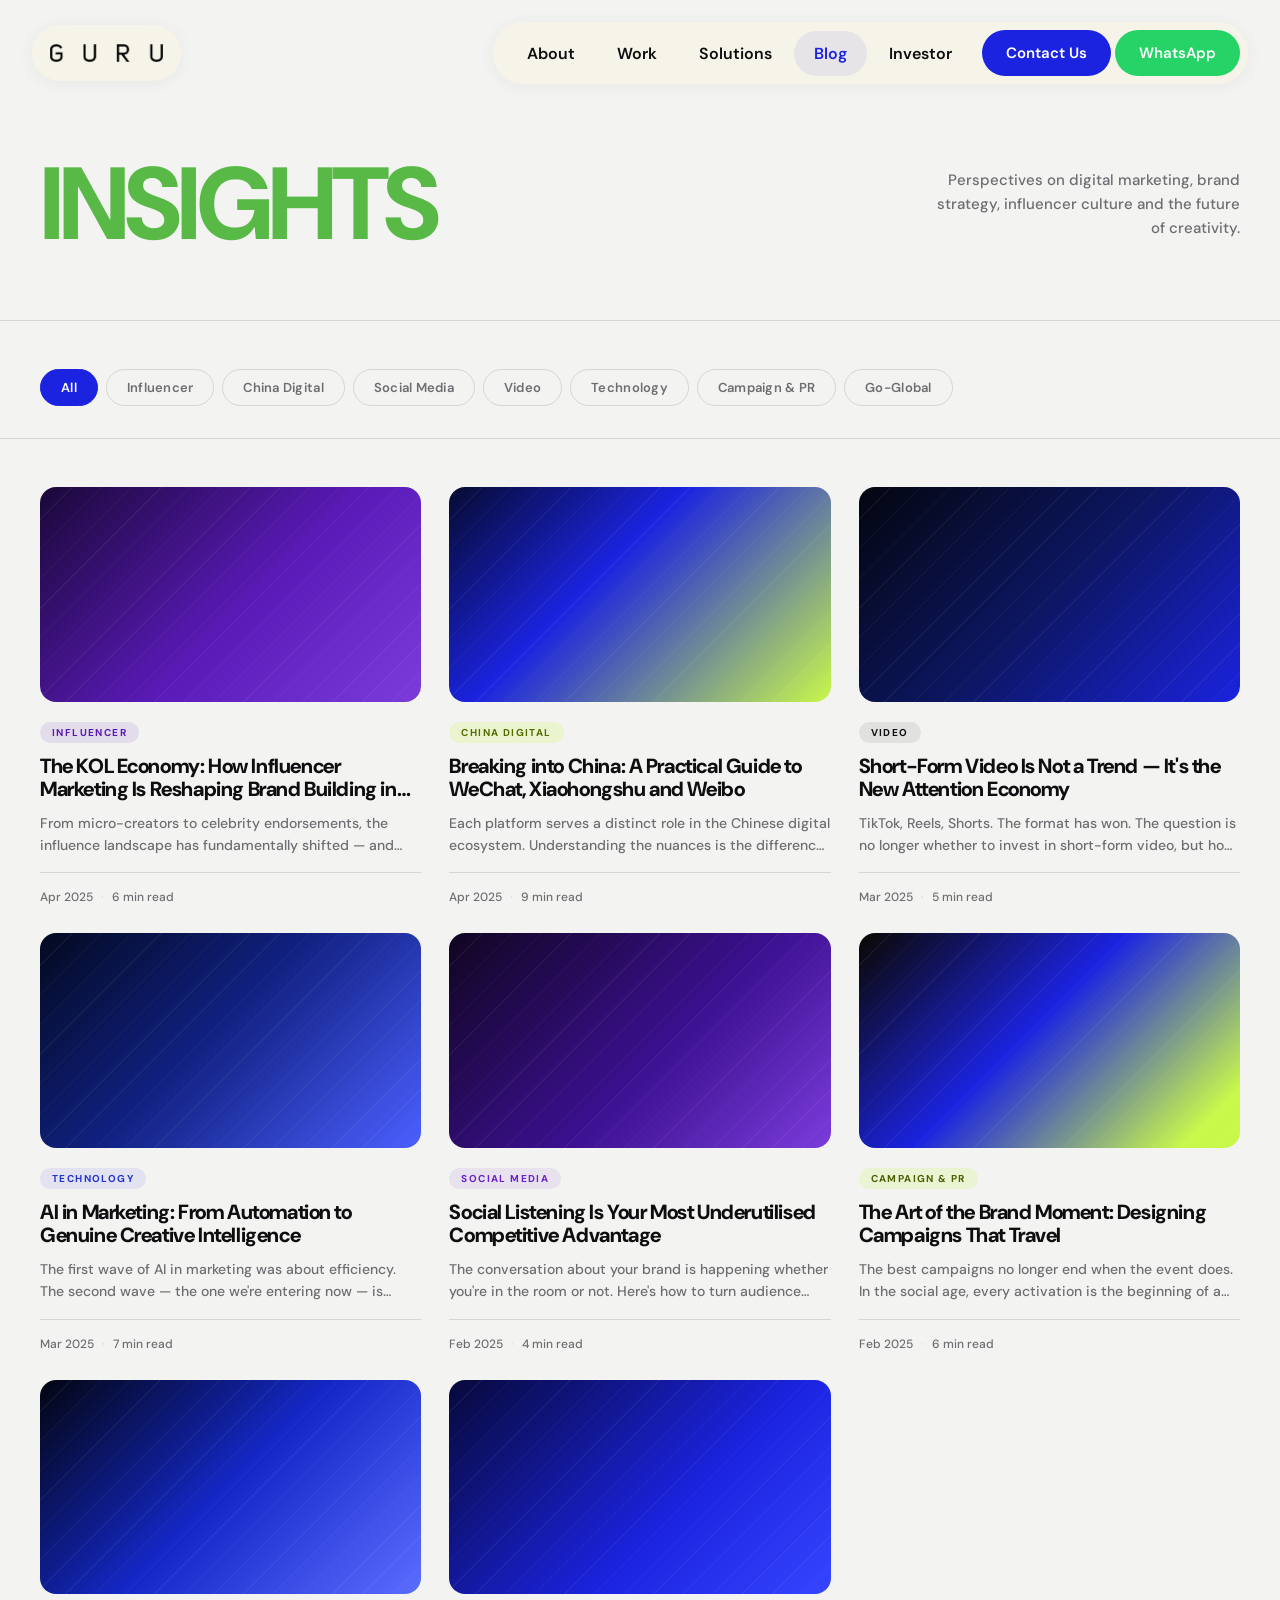
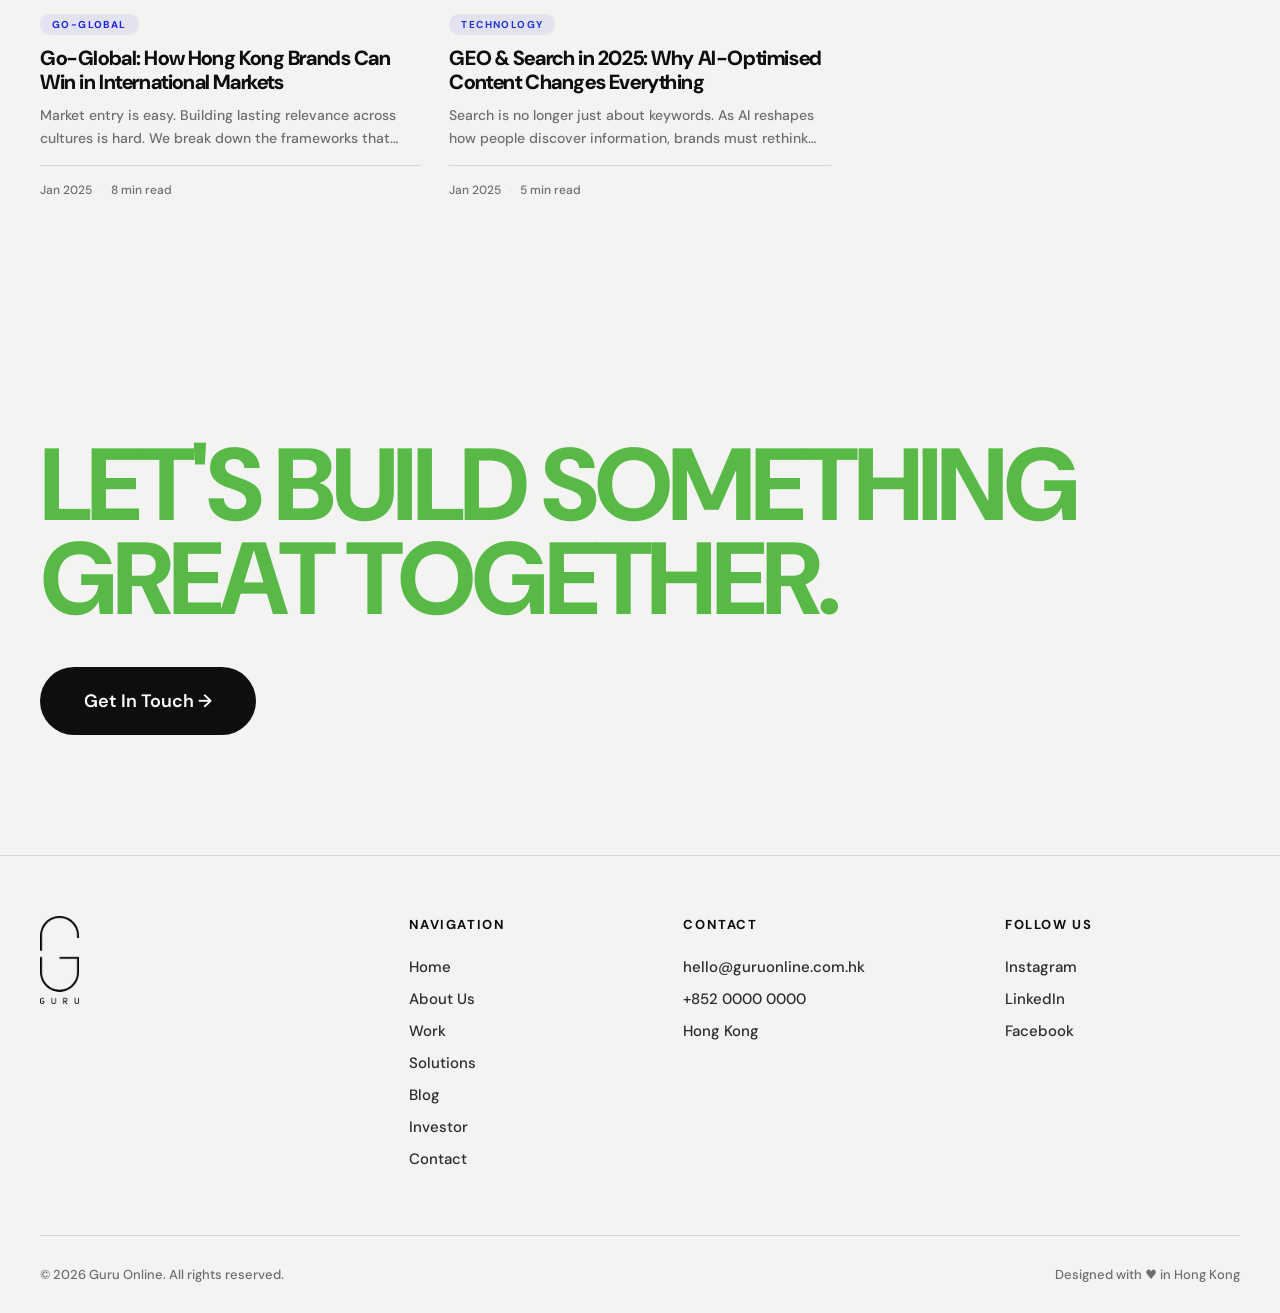
<file: blog.html>
<!DOCTYPE html>
<html lang="en">
<head>
<meta charset="UTF-8" />
<meta name="viewport" content="width=device-width, initial-scale=1.0" />
<title>Insights — Guru Digital Creative Agency</title>
<link rel="preconnect" href="https://fonts.googleapis.com" />
<link rel="preconnect" href="https://fonts.gstatic.com" crossorigin />
<link href="https://fonts.googleapis.com/css2?family=DM+Sans:opsz,wght@9..40,400..900&display=swap" rel="stylesheet" />
<style>
  :root {
    --bg: #f3f3f1;
    --ink: #0e0e10;
    --ink-2: #2c2c30;
    --ink-3: #6d6d72;
    --line: rgba(14,14,16,0.12);
    --lime: #58B947;
    --lime-2: #4aA33d;
    --blue: #1B23E0;
    --purple: #5A1AB8;
    --ease-out-expo: cubic-bezier(0.16, 1, 0.3, 1);
  }
  * { box-sizing: border-box; margin: 0; padding: 0; }
  html { scroll-behavior: smooth; }
  html, body {
    background: var(--bg);
    color: var(--ink);
    font-family: 'DM Sans', system-ui, sans-serif;
    font-weight: 500;
    -webkit-font-smoothing: antialiased;
    overflow-x: hidden;
  }
  a { color: inherit; text-decoration: none; }
  h1, h2, h3 {
    font-family: 'DM Sans', system-ui, sans-serif;
    font-variation-settings: 'opsz' 96;
  }

  /* ══════════════════════════════════════════ NAV */
  .gn-nav {
    position: fixed; top: 0; left: 0; right: 0;
    z-index: 50; padding: 22px 32px; pointer-events: none;
  }
  .gn-nav-inner {
    transition: transform 0.45s cubic-bezier(0.16,1,0.3,1);
    max-width: 1500px; margin: 0 auto;
    display: flex; align-items: center; justify-content: space-between; gap: 24px;
  }
  .gn-nav-inner > * { pointer-events: auto; }
  .gn-logo { display: flex; align-items: center; height: 56px; padding: 0 18px; background: rgba(247, 244, 232, 0.92); backdrop-filter: blur(14px); -webkit-backdrop-filter: blur(14px); border-radius: 999px; box-shadow: 0 2px 18px rgba(14,14,16,0.05); }
  .gn-logo img { height: 18px; width: auto; display: block; }
  .gn-pill {
    display: flex; align-items: center; gap: 4px;
    background: rgba(247,244,232,0.92);
    backdrop-filter: blur(14px); -webkit-backdrop-filter: blur(14px);
    border-radius: 999px; padding: 8px;
    box-shadow: 0 2px 18px rgba(14,14,16,0.05);
  }
  .gn-nav-links { display: flex; align-items: center; gap: 2px; padding: 0 6px; }
  .gn-link {
    padding: 12px 20px; font-size: 16px; font-weight: 600;
    color: var(--ink); border-radius: 999px; transition: color .2s, background .2s;
  }
  .gn-link:hover { color: var(--blue); }
  .gn-link.active { color: var(--blue); background: rgba(27,35,224,0.07); }
  .gn-link-cta {
    display: inline-flex; align-items: center;
    background: var(--blue); color: #fff; font-weight: 600; font-size: 15px;
    padding: 13px 24px; border-radius: 999px;
    transition: background .2s, color .2s, transform .2s;
  }
  .gn-link-cta:hover { background: var(--ink); transform: translateY(-1px); }
  .gn-link-whatsapp {
    display: inline-flex; align-items: center; gap: 6px;
    padding: 13px 24px; border-radius: 999px; background: #25D366;
    color: #fff; font-weight: 600; font-size: 15px;
    white-space: nowrap; transition: background 0.18s, transform 0.12s;
  }
  .gn-link-whatsapp:hover { background: #1ebe5d; transform: scale(1.02); }
  .gn-hamburger {
    display: none; flex-direction: column; justify-content: center; gap: 5px;
    width: 40px; height: 40px; padding: 8px; background: none; border: none;
    cursor: pointer; pointer-events: auto; border-radius: 10px; transition: background 0.15s;
  }
  .gn-hamburger:hover { background: rgba(14,14,16,0.07); }
  .gn-hamburger span {
    display: block; width: 22px; height: 2px; background: var(--ink);
    border-radius: 999px; transition: transform 0.22s, opacity 0.18s; transform-origin: center;
  }
  .gn-hamburger.open span:nth-child(1) { transform: translateY(7px) rotate(45deg); }
  .gn-hamburger.open span:nth-child(2) { opacity: 0; transform: scaleX(0); }
  .gn-hamburger.open span:nth-child(3) { transform: translateY(-7px) rotate(-45deg); }
  .gn-mobile-menu {
    display: none; position: fixed; top: 68px; left: 12px; right: 12px;
    background: rgba(242,238,223,0.97); backdrop-filter: blur(24px);
    -webkit-backdrop-filter: blur(24px); border: 1.5px solid var(--line);
    border-radius: 22px; padding: 8px 20px 24px; z-index: 48;
    flex-direction: column; box-shadow: 0 16px 40px rgba(14,14,16,0.12);
    animation: menu-in 0.22s cubic-bezier(0.2,0.8,0.2,1) both;
  }
  .gn-mobile-menu.open { display: flex; }
  @keyframes menu-in {
    from { opacity: 0; transform: translateY(-8px) scale(0.98); }
    to   { opacity: 1; transform: translateY(0) scale(1); }
  }
  .gn-mobile-link {
    font-family: 'DM Sans', system-ui, sans-serif;
    font-variation-settings: 'opsz' 96;
    font-size: 32px; font-weight: 700; color: var(--ink);
    padding: 14px 0; border-bottom: 1px solid var(--line);
    display: flex; align-items: center; justify-content: space-between;
    transition: color 0.15s, padding-left 0.15s; letter-spacing: -0.025em;
  }
  .gn-mobile-link:last-of-type { border-bottom: none; }
  .gn-mobile-link:hover { color: var(--blue); padding-left: 6px; }
  .gn-mobile-link::after { content: '↗'; font-size: 20px; color: var(--ink-3); }
  .gn-mobile-ctas { display: flex; gap: 10px; margin-top: 20px; flex-wrap: wrap; }
  .gn-mobile-ctas .gn-link-cta { flex: 1; justify-content: center; text-align: center; }
  .gn-mobile-ctas .gn-link-whatsapp { flex: 1; justify-content: center; text-align: center; }

  /* ══════════════════════════════════════════ PAGE LOAD */
  .pg-intro {
    position: fixed; inset: 0; background: var(--bg);
    z-index: 9000; pointer-events: none;
    animation: pgFade 0.5s var(--ease-out-expo) 0.04s both;
  }
  @keyframes pgFade { from { opacity: 1; } to { opacity: 0; } }
  .gn-nav         { animation: navDown 0.7s var(--ease-out-expo) both 0.10s; }
  .blg-hero       { animation: fadeUp  0.9s var(--ease-out-expo) both 0.18s; }
  .blg-featured   { animation: fadeUp  0.8s var(--ease-out-expo) both 0.28s; }
  .blg-filters    { animation: fadeUp  0.7s var(--ease-out-expo) both 0.36s; }
  .blg-grid       { animation: fadeUp  0.7s var(--ease-out-expo) both 0.44s; }
  @keyframes navDown { from { opacity:0; transform:translateY(-22px); } to { opacity:1; transform:translateY(0); } }
  @keyframes fadeUp  { from { opacity:0; transform:translateY(36px);  } to { opacity:1; transform:translateY(0); } }
  @media (prefers-reduced-motion: reduce) {
    .pg-intro, .gn-nav, .blg-hero, .blg-featured, .blg-filters, .blg-grid { animation: none !important; }
  }

  /* ══════════════════════════════════════════ HERO */
  .blg-hero {
    padding: 160px 40px 72px;
    max-width: 1580px; margin: 0 auto;
    display: flex; align-items: flex-end; justify-content: space-between;
    gap: 40px; border-bottom: 1px solid var(--line);
    flex-wrap: wrap;
  }
  .blg-hero-left {}
  .blg-hero-tag {
    display: inline-flex; align-items: center; gap: 8px;
    font-size: 11px; font-weight: 700; letter-spacing: 0.18em;
    text-transform: uppercase; color: var(--ink-3); margin-bottom: 24px;
  }
  .blg-hero-tag::before {
    content: ''; display: inline-block; width: 8px; height: 8px;
    border-radius: 50%; background: var(--blue);
  }
  .blg-hero-title {
    font-size: clamp(52px, 8vw, 128px); font-weight: 800;
    line-height: 0.86; letter-spacing: -0.05em; text-transform: uppercase;
    color: var(--lime);
  }
  .blg-hero-right {
    display: flex; flex-direction: column; gap: 16px;
    align-items: flex-end; padding-bottom: 8px; flex-shrink: 0;
  }
  .blg-hero-count {
    font-family: 'DM Sans', system-ui, sans-serif;
    font-variation-settings: 'opsz' 96;
    font-size: clamp(48px, 5vw, 80px); font-weight: 800;
    line-height: 1; letter-spacing: -0.04em; color: var(--blue);
  }
  .blg-hero-desc {
    font-size: 15px; line-height: 1.6; color: var(--ink-3);
    max-width: 320px; text-align: right;
  }

  /* ══════════════════════════════════════════ FEATURED */
  .blg-featured {
    max-width: 1580px; margin: 0 auto;
    padding: 64px 40px 0;
  }
  .blg-featured-label {
    font-size: 11px; font-weight: 700; letter-spacing: 0.18em;
    text-transform: uppercase; color: var(--ink-3); margin-bottom: 24px;
  }
  .blg-featured-card {
    display: grid; grid-template-columns: 1.25fr 1fr; gap: 64px;
    border-radius: 24px;
    border: 1.5px solid var(--line);
    background: #fdfdfb;
    padding: 56px 60px;
    transition: transform 0.4s var(--ease-out-expo), box-shadow 0.4s, border-color 0.4s;
    cursor: pointer;
  }
  .blg-featured-card:hover {
    transform: translateY(-6px);
    box-shadow: 0 24px 60px rgba(14,14,16,0.08);
    border-color: rgba(14,14,16,0.18);
  }
  .blg-feat-left { display: flex; flex-direction: column; }
  .blg-feat-cat {
    display: inline-flex; align-items: center; gap: 7px;
    font-size: 10px; font-weight: 700; letter-spacing: 0.14em;
    text-transform: uppercase; color: var(--blue);
    background: rgba(27,35,224,0.08);
    border-radius: 999px; padding: 6px 14px; margin-bottom: 28px;
    width: fit-content;
  }
  .blg-feat-cat::before {
    content: ''; width: 6px; height: 6px; border-radius: 50%;
    background: var(--blue); display: inline-block;
  }
  .blg-feat-title {
    font-size: clamp(30px, 3.4vw, 52px); font-weight: 800;
    line-height: 1.05; letter-spacing: -0.03em;
    color: var(--ink);
  }
  .blg-feat-right {
    display: flex; flex-direction: column; justify-content: flex-end; gap: 0;
  }
  .blg-feat-excerpt {
    font-size: 16px; line-height: 1.7; color: var(--ink-2);
    margin-bottom: 28px;
  }
  .blg-feat-meta {
    display: flex; align-items: center; gap: 12px; flex-wrap: wrap;
    font-size: 12px; color: var(--ink-3);
    font-weight: 600; letter-spacing: 0.04em; text-transform: uppercase;
    padding-top: 24px; border-top: 1px solid var(--line);
  }
  .blg-feat-meta span + span::before { content: '·'; margin-right: 12px; }
  .blg-feat-cta {
    display: inline-flex; align-items: center; gap: 8px;
    font-size: 14px; font-weight: 700; color: var(--lime);
    margin-top: 24px; transition: gap 0.2s;
  }
  .blg-featured-card:hover .blg-feat-cta { gap: 14px; }

  /* ══════════════════════════════════════════ FILTERS */
  .blg-filters {
    max-width: 1580px; margin: 0 auto;
    padding: 48px 40px 32px;
    display: flex; gap: 8px; flex-wrap: wrap;
    border-bottom: 1px solid var(--line);
  }
  .blg-filter-btn {
    font-family: 'DM Sans', sans-serif; font-size: 13px; font-weight: 600;
    padding: 9px 20px; border-radius: 999px;
    border: 1.5px solid var(--line); background: transparent;
    color: var(--ink-3); cursor: pointer; transition: all 0.2s; letter-spacing: 0.02em;
  }
  .blg-filter-btn:hover { border-color: var(--ink); color: var(--ink); }
  .blg-filter-btn.active {
    background: var(--ink); border-color: var(--ink); color: #fff;
  }
  .blg-filter-btn[data-cat="all"].active {
    background: var(--blue); border-color: var(--blue);
  }

  /* ══════════════════════════════════════════ GRID */
  .blg-grid {
    max-width: 1580px; margin: 0 auto;
    padding: 48px 40px 120px;
    display: grid; grid-template-columns: repeat(3, 1fr); gap: 28px;
  }

  /* ══════════════════════════════════════════ ARTICLE CARD */
  .art-card {
    display: flex; flex-direction: column; cursor: pointer;
    transition: transform 0.35s var(--ease-out-expo);
  }
  .art-card:hover { transform: translateY(-6px); }
  .art-card.hidden { display: none; }

  .art-img {
    width: 100%; aspect-ratio: 16/9; border-radius: 16px;
    overflow: hidden; position: relative; margin-bottom: 20px;
  }
  .art-img-bg {
    position: absolute; inset: 0;
    transition: transform 0.55s var(--ease-out-expo);
  }
  .art-card:hover .art-img-bg { transform: scale(1.04); }
  .art-img-pattern {
    position: absolute; inset: 0; opacity: 0.05;
    background-image: repeating-linear-gradient(
      -45deg, transparent 0, transparent 20px,
      #fff 20px, #fff 21px
    );
  }

  /* Per-category gradients */
  .grad-strategy   { background: linear-gradient(135deg, #07093a 0%, #1B23E0 60%, #3545ff 100%); }
  .grad-influencer { background: linear-gradient(135deg, #1a0838 0%, #5A1AB8 55%, #7B3CDB 100%); }
  .grad-china      { background: linear-gradient(135deg, #060b30 0%, #1B23E0 40%, #C8F84A 100%); }
  .grad-video      { background: linear-gradient(135deg, #04060e 0%, #0c1660 50%, #1B23E0 100%); }
  .grad-tech       { background: linear-gradient(135deg, #030a20 0%, #102080 45%, #4B5FFF 100%); }
  .grad-social     { background: linear-gradient(135deg, #100520 0%, #3B1090 55%, #7B3CDB 100%); }
  .grad-campaign   { background: linear-gradient(135deg, #0a0800 0%, #1B23E0 45%, #C8F84A 90%); }
  .grad-global     { background: linear-gradient(135deg, #030510 0%, #1428c8 50%, #5b6dff 100%); }

  .art-cat {
    font-size: 10px; font-weight: 700; letter-spacing: 0.14em;
    text-transform: uppercase; padding: 4px 12px; border-radius: 999px;
    width: fit-content; margin-bottom: 12px;
  }
  .cat-strategy   { background: rgba(27,35,224,0.1);  color: var(--blue); }
  .cat-influencer { background: rgba(90,26,184,0.1);  color: var(--purple); }
  .cat-china      { background: rgba(200,248,74,0.2); color: #556b00; }
  .cat-video      { background: rgba(14,14,16,0.08);  color: var(--ink); }
  .cat-tech       { background: rgba(27,35,224,0.08); color: #2035d0; }
  .cat-social     { background: rgba(90,26,184,0.08); color: #6a20cc; }
  .cat-campaign   { background: rgba(200,248,74,0.18);color: #486000; }
  .cat-global     { background: rgba(27,35,224,0.08); color: var(--blue); }

  .art-title {
    font-size: clamp(18px, 1.6vw, 22px); font-weight: 800;
    line-height: 1.15; letter-spacing: -0.02em; color: var(--ink);
    margin-bottom: 10px;
    display: -webkit-box; -webkit-line-clamp: 2; -webkit-box-orient: vertical; overflow: hidden;
  }
  .art-excerpt {
    font-size: 14px; line-height: 1.6; color: var(--ink-3);
    flex: 1; margin-bottom: 16px;
    display: -webkit-box; -webkit-line-clamp: 2; -webkit-box-orient: vertical; overflow: hidden;
  }
  .art-meta {
    display: flex; align-items: center; gap: 0;
    font-size: 12px; color: var(--ink-3); font-weight: 500;
    padding-top: 16px; border-top: 1px solid var(--line);
  }
  .art-meta span + span::before { content: '·'; margin: 0 8px; color: var(--line); }

  /* ══════════════════════════════════════════ NEWSLETTER */
  .blg-newsletter {
    background: var(--ink); padding: 100px 40px;
  }
  .blg-newsletter-inner {
    max-width: 1580px; margin: 0 auto;
    display: grid; grid-template-columns: 1fr 1fr; gap: 80px; align-items: center;
  }
  .blg-nl-heading {
    font-size: clamp(36px, 4vw, 64px); font-weight: 800;
    line-height: 1.0; letter-spacing: -0.035em; color: var(--lime);
  }
  .blg-nl-right { display: flex; flex-direction: column; gap: 20px; }
  .blg-nl-desc { font-size: 16px; line-height: 1.65; color: rgba(242,238,223,0.65); }
  .blg-nl-form { display: flex; gap: 10px; }
  .blg-nl-input {
    flex: 1; padding: 16px 22px; border-radius: 999px;
    border: 1.5px solid rgba(242,238,223,0.15); background: rgba(242,238,223,0.06);
    color: var(--bg); font-family: 'DM Sans', sans-serif; font-size: 15px;
    font-weight: 500; outline: none; transition: border-color 0.2s;
  }
  .blg-nl-input::placeholder { color: rgba(242,238,223,0.3); }
  .blg-nl-input:focus { border-color: var(--lime); }
  .blg-nl-btn {
    padding: 16px 28px; border-radius: 999px; background: var(--lime);
    color: var(--ink); font-family: 'DM Sans', sans-serif;
    font-size: 14px; font-weight: 700; border: none; cursor: pointer;
    white-space: nowrap; transition: background 0.2s, transform 0.2s;
  }
  .blg-nl-btn:hover { background: var(--lime-2); transform: translateY(-1px); }

  /* ══════════════════════════════════════════ FOOTER */
  .ftr { position: relative; }
  .ftr-top { padding: 120px 40px; border-bottom: 1px solid var(--line); }
  .ftr-inner { max-width: 1500px; margin: 0 auto; }
  .ftr-cta-block { display: flex; flex-direction: column; gap: 18px; align-items: flex-start; }
  .ftr-cta-label { font-size: 13px; font-weight: 600; letter-spacing: 0.16em; text-transform: uppercase; color: var(--ink-3); }
  .ftr-cta-heading {
    font-size: clamp(56px, 8vw, 160px); font-weight: 800; line-height: 0.92;
    letter-spacing: -0.045em; color: var(--lime); max-width: 1300px; text-transform: uppercase;
  }
  .btn-primary-lg {
    margin-top: 22px; padding: 22px 44px; border-radius: 999px;
    background: var(--ink); color: #fff; font-weight: 600; font-size: 18px;
    display: inline-flex; align-items: center; gap: 12px; transition: all .2s;
  }
  .btn-primary-lg:hover { background: var(--blue); transform: translateY(-2px); }
  .ftr-bottom { padding: 60px 40px 30px; }
  .ftr-bottom .ftr-inner {
    display: grid; grid-template-columns: 1.4fr 1fr 1.2fr 1fr; gap: 40px; align-items: start;
  }
  .ftr-logo-col { display: flex; flex-direction: column; gap: 18px; }
  .ftr-logo { display: inline-block; width: fit-content; }
  .ftr-logo img { display: block; height: 88px; width: auto; }
  .ftr-tagline { font-size: 14px; color: var(--ink-3); line-height: 1.5; }
  .ftr-nav-heading { font-size: 13px; font-weight: 700; letter-spacing: 0.12em; text-transform: uppercase; color: var(--ink); margin-bottom: 18px; }
  .ftr-link { display: block; font-size: 15px; color: var(--ink-2); padding: 6px 0; transition: color .2s; }
  .ftr-link:hover { color: var(--blue); }
  .ftr-base {
    max-width: 1500px; margin: 60px auto 0;
    display: flex; justify-content: space-between; align-items: center; gap: 24px;
    padding-top: 30px; border-top: 1px solid var(--line); flex-wrap: wrap;
  }
  .ftr-copy { font-size: 13px; color: var(--ink-3); }

  /* ══════════════════════════════════════════ RESPONSIVE */
  @media (max-width: 980px) {
    .gn-nav { padding: 12px 16px; }
    .gn-nav-links, .gn-pill .gn-link-cta, .gn-pill .gn-link-whatsapp { display: none; }
    .gn-hamburger { display: flex; }
    .gn-logo { height: 48px; padding: 0 14px; }
    .gn-logo img { height: 14px; }
    .blg-hero { padding: 130px 22px 56px; flex-direction: column; align-items: flex-start; }
    .blg-hero-right { align-items: flex-start; }
    .blg-hero-desc { text-align: left; }
    .blg-featured { padding: 48px 22px 0; }
    .blg-featured-card { grid-template-columns: 1fr; gap: 28px; padding: 36px 28px; }
    .blg-feat-title { font-size: clamp(28px, 8vw, 40px); }
    .blg-filters { padding: 36px 22px 24px; }
    .blg-grid { grid-template-columns: repeat(2, 1fr); padding: 36px 22px 80px; gap: 20px; }
    .blg-newsletter { padding: 72px 22px; }
    .blg-newsletter-inner { grid-template-columns: 1fr; gap: 36px; }
    .blg-nl-form { flex-direction: column; }
    .ftr-top { padding: 80px 22px; }
    .ftr-cta-heading { font-size: clamp(44px, 14vw, 90px); }
    .ftr-bottom { padding: 50px 22px 24px; }
    .ftr-bottom .ftr-inner { grid-template-columns: 1fr 1fr; gap: 36px 24px; }
  }
  @media (max-width: 560px) {
    .blg-grid { grid-template-columns: 1fr; }
    .ftr-bottom .ftr-inner { grid-template-columns: 1fr; }
  }
  .gn-nav.nav-hidden .gn-nav-inner { transform: translateY(-170%); }
</style>
</head>
<body>
<div class="pg-intro" aria-hidden="true"></div>

<!-- NAV -->
<nav class="gn-nav">
  <div class="gn-nav-inner">
    <a href="index.html" class="gn-logo">
      <img src="guru-logo.png" alt="Guru" onerror="this.style.display='none';this.parentElement.innerHTML='GURU';" />
    </a>
    <div class="gn-pill">
      <div class="gn-nav-links">
        <a href="about.html"          class="gn-link">About</a>
        <a href="work.html"           class="gn-link">Work</a>
        <a href="services.html" class="gn-link">Solutions</a>
        <a href="blog.html"           class="gn-link active">Blog</a>
        <a href="investor.html" class="gn-link">Investor</a>
      </div>
      <a href="index.html#contact" class="gn-link-cta">Contact Us</a>
      <a href="https://wa.me/85200000000" class="gn-link-whatsapp" target="_blank" rel="noopener">WhatsApp</a>
      <button class="gn-hamburger" id="gnToggle" aria-label="Toggle menu" aria-expanded="false">
        <span></span><span></span><span></span>
      </button>
    </div>
  </div>
</nav>

<div class="gn-mobile-menu" id="gnMobileMenu">
  <a href="about.html"          class="gn-mobile-link" data-close>About</a>
  <a href="work.html"           class="gn-mobile-link" data-close>Work</a>
  <a href="services.html" class="gn-mobile-link" data-close>Solutions</a>
  <a href="blog.html"           class="gn-mobile-link" data-close>Blog</a>
  <a href="investor.html" class="gn-mobile-link" data-close>Investor</a>
  <div class="gn-mobile-ctas">
    <a href="index.html#contact" class="gn-link-cta" data-close>Contact Us</a>
    <a href="https://wa.me/85200000000" class="gn-link-whatsapp" target="_blank" rel="noopener">WhatsApp</a>
  </div>
</div>

<!-- ══ HERO ══════════════════════════════════════════════ -->
<div class="blg-hero">
  <div class="blg-hero-left">
    <h1 class="blg-hero-title">Insights</h1>
  </div>
  <div class="blg-hero-right">
    <p class="blg-hero-desc">Perspectives on digital marketing, brand strategy, influencer culture and the future of creativity.</p>
  </div>
</div>


<!-- ══ FILTER ════════════════════════════════════════════ -->
<div class="blg-filters" id="blogFilterBar">
  <button class="blg-filter-btn active" data-cat="all">All</button>
  <button class="blg-filter-btn" data-cat="influencer">Influencer</button>
  <button class="blg-filter-btn" data-cat="china">China Digital</button>
  <button class="blg-filter-btn" data-cat="social">Social Media</button>
  <button class="blg-filter-btn" data-cat="video">Video</button>
  <button class="blg-filter-btn" data-cat="tech">Technology</button>
  <button class="blg-filter-btn" data-cat="campaign">Campaign & PR</button>
  <button class="blg-filter-btn" data-cat="global">Go-Global</button>
</div>

<!-- ══ GRID ══════════════════════════════════════════════ -->
<div class="blg-grid" id="blogGrid">

  <!-- 01 -->
  <a href="#" class="art-card" data-cat="influencer">
    <div class="art-img">
      <div class="art-img-bg grad-influencer"></div>
      <div class="art-img-pattern"></div>
    </div>
    <span class="art-cat cat-influencer">Influencer</span>
    <h3 class="art-title">The KOL Economy: How Influencer Marketing Is Reshaping Brand Building in Asia</h3>
    <p class="art-excerpt">From micro-creators to celebrity endorsements, the influence landscape has fundamentally shifted — and brands that ignore it are already behind.</p>
    <div class="art-meta">
      <span>Apr 2025</span>
      <span>6 min read</span>
    </div>
  </a>

  <!-- 02 -->
  <a href="#" class="art-card" data-cat="china">
    <div class="art-img">
      <div class="art-img-bg grad-china"></div>
      <div class="art-img-pattern"></div>
    </div>
    <span class="art-cat cat-china">China Digital</span>
    <h3 class="art-title">Breaking into China: A Practical Guide to WeChat, Xiaohongshu and Weibo</h3>
    <p class="art-excerpt">Each platform serves a distinct role in the Chinese digital ecosystem. Understanding the nuances is the difference between traction and noise.</p>
    <div class="art-meta">
      <span>Apr 2025</span>
      <span>9 min read</span>
    </div>
  </a>

  <!-- 03 -->
  <a href="#" class="art-card" data-cat="video">
    <div class="art-img">
      <div class="art-img-bg grad-video"></div>
      <div class="art-img-pattern"></div>
    </div>
    <span class="art-cat cat-video">Video</span>
    <h3 class="art-title">Short-Form Video Is Not a Trend — It's the New Attention Economy</h3>
    <p class="art-excerpt">TikTok, Reels, Shorts. The format has won. The question is no longer whether to invest in short-form video, but how to make yours impossible to scroll past.</p>
    <div class="art-meta">
      <span>Mar 2025</span>
      <span>5 min read</span>
    </div>
  </a>

  <!-- 04 -->
  <a href="#" class="art-card" data-cat="tech">
    <div class="art-img">
      <div class="art-img-bg grad-tech"></div>
      <div class="art-img-pattern"></div>
    </div>
    <span class="art-cat cat-tech">Technology</span>
    <h3 class="art-title">AI in Marketing: From Automation to Genuine Creative Intelligence</h3>
    <p class="art-excerpt">The first wave of AI in marketing was about efficiency. The second wave — the one we're entering now — is about creativity, personalisation and real-time strategy.</p>
    <div class="art-meta">
      <span>Mar 2025</span>
      <span>7 min read</span>
    </div>
  </a>

  <!-- 05 -->
  <a href="#" class="art-card" data-cat="social">
    <div class="art-img">
      <div class="art-img-bg grad-social"></div>
      <div class="art-img-pattern"></div>
    </div>
    <span class="art-cat cat-social">Social Media</span>
    <h3 class="art-title">Social Listening Is Your Most Underutilised Competitive Advantage</h3>
    <p class="art-excerpt">The conversation about your brand is happening whether you're in the room or not. Here's how to turn audience signals into strategic intelligence.</p>
    <div class="art-meta">
      <span>Feb 2025</span>
      <span>4 min read</span>
    </div>
  </a>

  <!-- 06 -->
  <a href="#" class="art-card" data-cat="campaign">
    <div class="art-img">
      <div class="art-img-bg grad-campaign"></div>
      <div class="art-img-pattern"></div>
    </div>
    <span class="art-cat cat-campaign">Campaign & PR</span>
    <h3 class="art-title">The Art of the Brand Moment: Designing Campaigns That Travel</h3>
    <p class="art-excerpt">The best campaigns no longer end when the event does. In the social age, every activation is the beginning of a content lifecycle that can stretch for weeks.</p>
    <div class="art-meta">
      <span>Feb 2025</span>
      <span>6 min read</span>
    </div>
  </a>

  <!-- 07 -->
  <a href="#" class="art-card" data-cat="global">
    <div class="art-img">
      <div class="art-img-bg grad-global"></div>
      <div class="art-img-pattern"></div>
    </div>
    <span class="art-cat cat-global">Go-Global</span>
    <h3 class="art-title">Go-Global: How Hong Kong Brands Can Win in International Markets</h3>
    <p class="art-excerpt">Market entry is easy. Building lasting relevance across cultures is hard. We break down the frameworks that separate global brands from brands that are merely available globally.</p>
    <div class="art-meta">
      <span>Jan 2025</span>
      <span>8 min read</span>
    </div>
  </a>

  <!-- 08 -->
  <a href="#" class="art-card" data-cat="tech">
    <div class="art-img">
      <div class="art-img-bg grad-strategy"></div>
      <div class="art-img-pattern"></div>
    </div>
    <span class="art-cat cat-tech">Technology</span>
    <h3 class="art-title">GEO & Search in 2025: Why AI-Optimised Content Changes Everything</h3>
    <p class="art-excerpt">Search is no longer just about keywords. As AI reshapes how people discover information, brands must rethink what it means to be findable — and credible.</p>
    <div class="art-meta">
      <span>Jan 2025</span>
      <span>5 min read</span>
    </div>
  </a>

</div>

<!-- ══ NEWSLETTER ═════════════════════════════════════════ -->
<!-- ══ FOOTER ════════════════════════════════════════════ -->
<footer id="contact" class="ftr">
  <div class="ftr-top">
    <div class="ftr-inner">
      <div class="ftr-cta-block">
        <h2 class="ftr-cta-heading">Let's Build Something Great Together.</h2>
        <a href="about.html#contact" class="btn-primary-lg">Get In Touch →</a>
      </div>
    </div>
  </div>
  <div class="ftr-bottom">
    <div class="ftr-inner">
      <div class="ftr-logo-col">
        <a href="index.html" class="ftr-logo" aria-label="Guru"><img src="guru-logo-footer.png" alt="Guru" /></a>      </div>
      <div>
        <p class="ftr-nav-heading">Navigation</p>
        <a href="index.html"          class="ftr-link">Home</a>
        <a href="about.html"          class="ftr-link">About Us</a>
        <a href="work.html"           class="ftr-link">Work</a>
        <a href="services.html" class="ftr-link">Solutions</a>
        <a href="blog.html"           class="ftr-link">Blog</a>
        <a href="investor.html" class="ftr-link">Investor</a>
        <a href="#contact"            class="ftr-link">Contact</a>
      </div>
      <div>
        <p class="ftr-nav-heading">Contact</p>
        <a href="mailto:hello@guruonline.com.hk" class="ftr-link">hello@guruonline.com.hk</a>
        <a href="tel:+85200000000" class="ftr-link">+852 0000 0000</a>
        <p class="ftr-link">Hong Kong</p>
      </div>
      <div>
        <p class="ftr-nav-heading">Follow Us</p>
        <a href="#" class="ftr-link">Instagram</a>
        <a href="#" class="ftr-link">LinkedIn</a>
        <a href="#" class="ftr-link">Facebook</a>
      </div>
    </div>
    <div class="ftr-base">
      <p class="ftr-copy">© 2026 Guru Online. All rights reserved.</p>
      <p class="ftr-copy">Designed with ♥ in Hong Kong</p>
    </div>
  </div>
</footer>

<script>
/* ── Category filter ── */
(function () {
  var btns  = document.querySelectorAll('.blg-filter-btn');
  var cards = document.querySelectorAll('.art-card');
  var active = 'all';

  btns.forEach(function (btn) {
    btn.addEventListener('click', function () {
      active = btn.getAttribute('data-cat');
      btns.forEach(function (b) { b.classList.remove('active'); });
      btn.classList.add('active');

      cards.forEach(function (card) {
        var cats = card.getAttribute('data-cat') || '';
        if (active === 'all' || cats.split(' ').indexOf(active) !== -1) {
          card.classList.remove('hidden');
        } else {
          card.classList.add('hidden');
        }
      });
    });
  });
})();

/* ── Hamburger menu ── */
(function () {
  var toggle = document.getElementById('gnToggle');
  var menu   = document.getElementById('gnMobileMenu');
  if (!toggle || !menu) return;
  function open()  { menu.classList.add('open');    toggle.classList.add('open');    toggle.setAttribute('aria-expanded', 'true');  }
  function close() { menu.classList.remove('open'); toggle.classList.remove('open'); toggle.setAttribute('aria-expanded', 'false'); }
  toggle.addEventListener('click', function () { menu.classList.contains('open') ? close() : open(); });
  menu.querySelectorAll('[data-close]').forEach(function (el) { el.addEventListener('click', close); });
  document.addEventListener('click', function (e) { if (!menu.contains(e.target) && !toggle.contains(e.target)) close(); });
  document.addEventListener('keydown', function (e) { if (e.key === 'Escape') close(); });
})();
</script>

<script>
/* Hide nav on scroll down, reveal on scroll up */
(function () {
  var nav  = document.querySelector('.gn-nav');
  var menu = document.querySelector('.gn-mobile-menu');
  if (!nav) return;
  var lastY = window.scrollY || 0;
  var ticking = false;
  function apply() {
    var y = window.scrollY || 0;
    var menuOpen = menu && menu.classList.contains('open');
    if (menuOpen || y <= 80) { nav.classList.remove('nav-hidden'); }
    else if (y > lastY + 6) { nav.classList.add('nav-hidden'); }
    else if (y < lastY - 6) { nav.classList.remove('nav-hidden'); }
    lastY = y;
    ticking = false;
  }
  window.addEventListener('scroll', function () {
    if (!ticking) { ticking = true; requestAnimationFrame(apply); }
  }, { passive: true });
})();
</script>
</body>
</html>
</file>
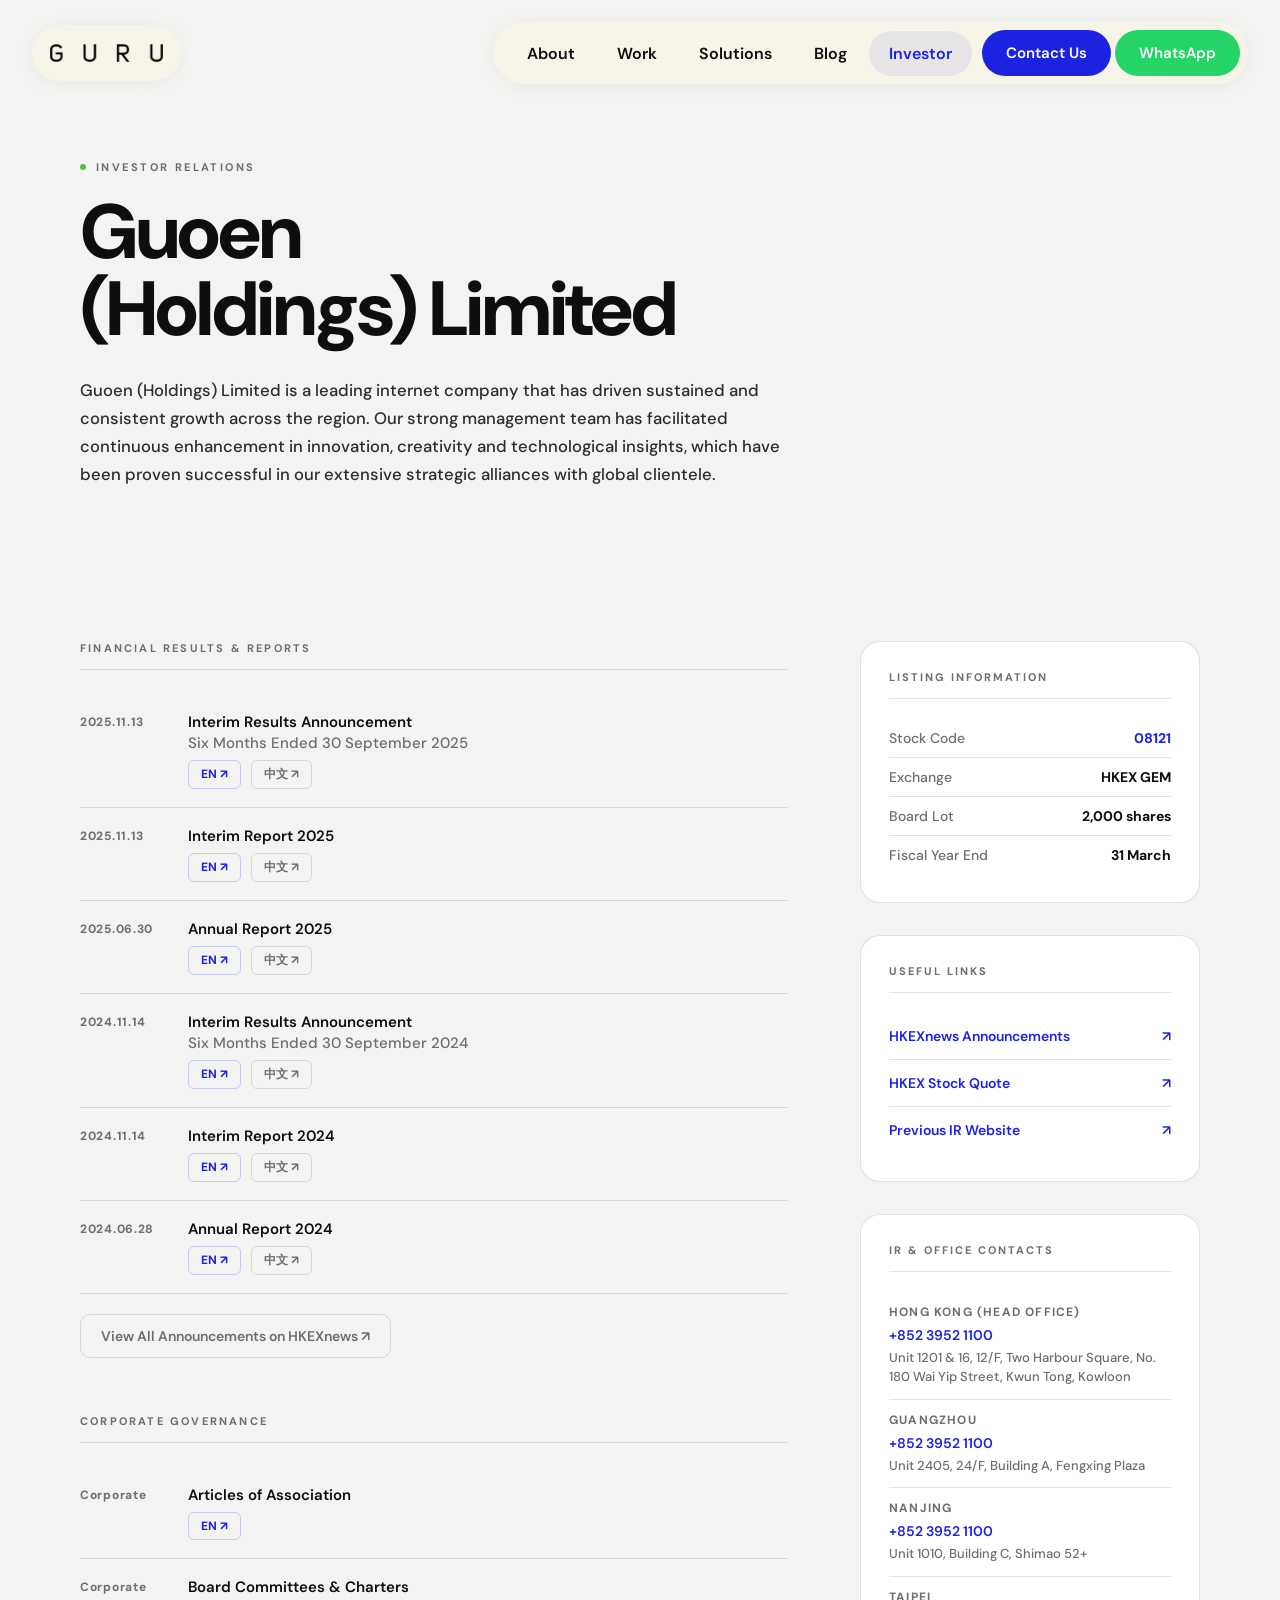
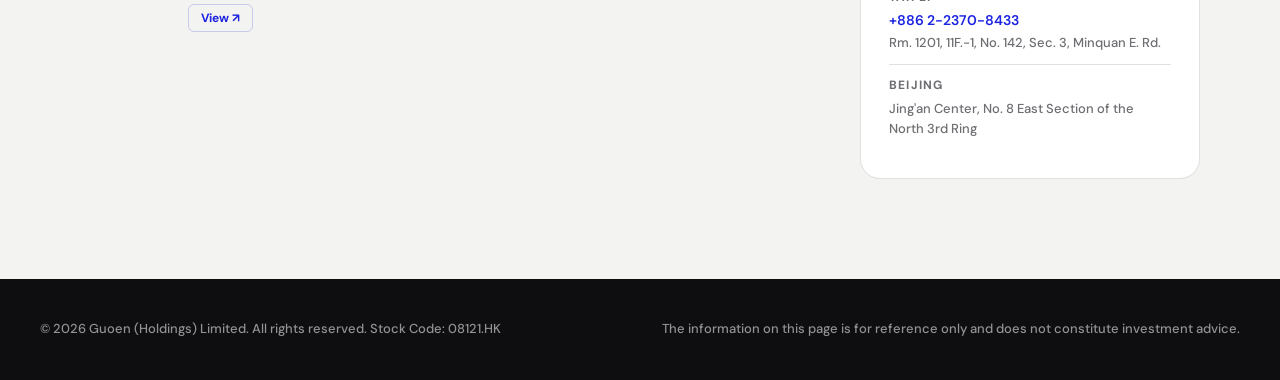
<file: investor.html>
<!DOCTYPE html>
<html lang="en">
<head>
<meta charset="UTF-8" />
<meta name="viewport" content="width=device-width, initial-scale=1.0" />
<title>Investor Relations — Guoen (Holdings) Limited</title>
<link rel="preconnect" href="https://fonts.googleapis.com" />
<link rel="preconnect" href="https://fonts.gstatic.com" crossorigin />
<link href="https://fonts.googleapis.com/css2?family=DM+Sans:opsz,wght@9..40,400..900&display=swap" rel="stylesheet" />
<style>
  :root {
    --bg: #f3f3f1;
    --ink: #0e0e10;
    --ink-2: #2c2c30;
    --ink-3: #6d6d72;
    --line: rgba(14,14,16,0.12);
    --lime: #58B947;
    --lime-2: #4aA33d;
    --blue: #1B23E0;
    --ease-out-expo: cubic-bezier(0.16, 1, 0.3, 1);
  }
  * { box-sizing: border-box; margin: 0; padding: 0; }
  html { scroll-behavior: smooth; }
  html, body {
    background: var(--bg);
    color: var(--ink);
    font-family: 'DM Sans', system-ui, sans-serif;
    font-weight: 500;
    -webkit-font-smoothing: antialiased;
    overflow-x: hidden;
  }
  a { color: inherit; text-decoration: none; }
  h1, h2, h3 {
    font-family: 'DM Sans', system-ui, sans-serif;
    font-variation-settings: 'opsz' 96;
  }

  /* ══════════ NAV */
  .gn-nav { position: fixed; top: 0; left: 0; right: 0; z-index: 50; padding: 22px 32px; pointer-events: none; }
  .gn-nav-inner {
    transition: transform 0.45s cubic-bezier(0.16,1,0.3,1); max-width: 1500px; margin: 0 auto; display: flex; align-items: center; justify-content: space-between; gap: 24px; }
  .gn-nav-inner > * { pointer-events: auto; }
  .gn-logo { display: flex; align-items: center; height: 56px; padding: 0 18px; background: rgba(247, 244, 232, 0.92); backdrop-filter: blur(14px); -webkit-backdrop-filter: blur(14px); border-radius: 999px; box-shadow: 0 2px 18px rgba(14,14,16,0.05); }
  .gn-logo img { height: 18px; width: auto; display: block; }
  .gn-pill { display: flex; align-items: center; gap: 4px; background: rgba(247,244,232,0.92); backdrop-filter: blur(14px); -webkit-backdrop-filter: blur(14px); border-radius: 999px; padding: 8px; box-shadow: 0 2px 18px rgba(14,14,16,0.05); }
  .gn-nav-links { display: flex; align-items: center; gap: 2px; padding: 0 6px; }
  .gn-link { padding: 12px 20px; font-size: 16px; font-weight: 600; color: var(--ink); border-radius: 999px; transition: color .2s, background .2s; }
  .gn-link:hover { color: var(--blue); }
  .gn-link.active { color: var(--blue); background: rgba(27,35,224,0.07); }
  .gn-link-cta { display: inline-flex; align-items: center; background: var(--blue); color: #fff; font-weight: 600; font-size: 15px; padding: 13px 24px; border-radius: 999px; transition: background .2s, transform .2s; }
  .gn-link-cta:hover { background: var(--ink); transform: translateY(-1px); }
  .gn-link-whatsapp { display: inline-flex; align-items: center; gap: 6px; padding: 13px 24px; border-radius: 999px; background: #25D366; color: #fff; font-weight: 600; font-size: 15px; white-space: nowrap; transition: background 0.18s, transform 0.12s; }
  .gn-link-whatsapp:hover { background: #1ebe5d; transform: scale(1.02); }
  .gn-hamburger { display: none; flex-direction: column; justify-content: center; gap: 5px; width: 40px; height: 40px; padding: 8px; background: none; border: none; cursor: pointer; pointer-events: auto; border-radius: 10px; transition: background 0.15s; }
  .gn-hamburger:hover { background: rgba(14,14,16,0.07); }
  .gn-hamburger span { display: block; width: 22px; height: 2px; background: var(--ink); border-radius: 999px; transition: transform 0.22s, opacity 0.18s; transform-origin: center; }
  .gn-hamburger.open span:nth-child(1) { transform: translateY(7px) rotate(45deg); }
  .gn-hamburger.open span:nth-child(2) { opacity: 0; transform: scaleX(0); }
  .gn-hamburger.open span:nth-child(3) { transform: translateY(-7px) rotate(-45deg); }
  .gn-mobile-menu { display: none; position: fixed; top: 68px; left: 12px; right: 12px; background: rgba(243,243,241,0.97); backdrop-filter: blur(24px); -webkit-backdrop-filter: blur(24px); border: 1.5px solid var(--line); border-radius: 22px; padding: 8px 20px 24px; z-index: 48; flex-direction: column; box-shadow: 0 16px 40px rgba(14,14,16,0.12); animation: menu-in 0.22s cubic-bezier(0.2,0.8,0.2,1) both; }
  .gn-mobile-menu.open { display: flex; }
  @keyframes menu-in { from { opacity: 0; transform: translateY(-8px) scale(0.98); } to { opacity: 1; transform: translateY(0) scale(1); } }
  .gn-mobile-link { font-family: 'DM Sans', system-ui, sans-serif; font-variation-settings: 'opsz' 96; font-size: 32px; font-weight: 700; color: var(--ink); padding: 14px 0; border-bottom: 1px solid var(--line); letter-spacing: -0.025em; display: flex; align-items: center; justify-content: space-between; transition: color 0.15s, padding-left 0.15s; }
  .gn-mobile-link:last-of-type { border-bottom: none; }
  .gn-mobile-link:hover { color: var(--blue); padding-left: 6px; }
  @media (max-width: 980px) {
    .gn-nav { padding: 12px 14px; }
    .gn-nav-inner { gap: 8px; }
    .gn-pill { padding: 4px; gap: 0; }
    .gn-nav-links { display: none; }
    .gn-link-cta { display: none; }
    .gn-link-whatsapp { display: none; }
    .gn-logo img { height: 14px; }
    .gn-logo { height: 48px; padding: 0 14px; }
    .gn-hamburger { display: flex; }
  }

  /* ══════════ PAGE HERO */
  .inv-hero {
    padding: 160px 40px 80px;
    max-width: 1200px;
    margin: 0 auto;
  }
  .inv-hero-label {
    font-size: 11px; font-weight: 700; letter-spacing: 0.22em;
    text-transform: uppercase; color: var(--ink-3);
    margin-bottom: 20px;
    display: flex; align-items: center; gap: 10px;
  }
  .inv-hero-label::before {
    content: ''; width: 6px; height: 6px; border-radius: 50%;
    background: var(--lime); flex-shrink: 0;
  }
  .inv-hero-title {
    font-size: clamp(44px, 6vw, 88px);
    font-weight: 800; letter-spacing: -0.03em; line-height: 1.0;
    color: var(--ink); margin-bottom: 28px;
  }
  .inv-hero-desc {
    font-size: clamp(16px, 1.3vw, 20px);
    line-height: 1.7; color: var(--ink-2);
    max-width: 700px;
  }

  /* ══════════ STOCK INFO STRIP */
  .inv-stock-strip {
    background: var(--ink);
    color: #fff;
    padding: 40px;
  }
  .inv-stock-strip-inner {
    max-width: 1200px; margin: 0 auto;
    display: grid;
    grid-template-columns: repeat(5, 1fr);
    gap: 0;
  }
  .inv-stock-item {
    padding: 0 32px;
    border-right: 1px solid rgba(255,255,255,0.12);
  }
  .inv-stock-item:first-child { padding-left: 0; }
  .inv-stock-item:last-child { border-right: none; }
  .inv-stock-label {
    font-size: 10px; font-weight: 700; letter-spacing: 0.18em;
    text-transform: uppercase; color: rgba(255,255,255,0.45);
    margin-bottom: 8px;
  }
  .inv-stock-value {
    font-family: 'DM Sans', system-ui, sans-serif;
    font-variation-settings: 'opsz' 96;
    font-size: clamp(18px, 2vw, 26px);
    font-weight: 700; color: #fff; line-height: 1.1;
  }
  .inv-stock-value.accent { color: var(--lime); }

  /* ══════════ MAIN LAYOUT */
  .inv-body {
    max-width: 1200px;
    margin: 0 auto;
    padding: 72px 40px 100px;
    display: grid;
    grid-template-columns: 1fr 340px;
    gap: 72px;
    align-items: start;
  }

  /* ══════════ SECTION TITLES */
  .inv-section-title {
    font-size: 11px; font-weight: 700; letter-spacing: 0.2em;
    text-transform: uppercase; color: var(--ink-3);
    margin-bottom: 24px;
    padding-bottom: 14px;
    border-bottom: 1.5px solid var(--line);
  }

  /* ══════════ DOCUMENTS LIST */
  .inv-docs { margin-bottom: 56px; }
  .inv-doc-item {
    display: flex;
    align-items: flex-start;
    gap: 20px;
    padding: 18px 0;
    border-bottom: 1px solid var(--line);
    transition: background 0.15s;
  }
  .inv-doc-item:last-child { border-bottom: none; }
  .inv-doc-date {
    font-size: 12px; font-weight: 700; color: var(--ink-3);
    letter-spacing: 0.06em; flex-shrink: 0;
    padding-top: 2px; min-width: 88px;
  }
  .inv-doc-content { flex: 1; }
  .inv-doc-name {
    font-size: 15px; font-weight: 600; color: var(--ink);
    margin-bottom: 6px; line-height: 1.4;
  }
  .inv-doc-links { display: flex; gap: 10px; flex-wrap: wrap; }
  .inv-doc-link {
    display: inline-flex; align-items: center; gap: 6px;
    font-size: 12px; font-weight: 700;
    color: var(--blue);
    padding: 5px 12px;
    border: 1.5px solid rgba(27,35,224,0.2);
    border-radius: 6px;
    transition: background 0.15s, border-color 0.15s;
  }
  .inv-doc-link:hover { background: rgba(27,35,224,0.06); border-color: var(--blue); }
  .inv-doc-link-zh { color: var(--ink-3); border-color: var(--line); }
  .inv-doc-link-zh:hover { background: rgba(14,14,16,0.04); border-color: var(--ink-3); color: var(--ink); }

  .inv-more-btn {
    display: inline-flex; align-items: center; gap: 8px;
    margin-top: 20px;
    font-size: 14px; font-weight: 600;
    color: var(--ink-3);
    padding: 12px 20px;
    border: 1.5px solid var(--line);
    border-radius: 10px;
    transition: color 0.15s, border-color 0.15s;
  }
  .inv-more-btn:hover { color: var(--blue); border-color: var(--blue); }

  /* ══════════ SIDEBAR */
  .inv-sidebar { display: flex; flex-direction: column; gap: 32px; }

  .inv-sidebar-card {
    background: #fff;
    border: 1.5px solid var(--line);
    border-radius: 20px;
    padding: 28px 28px;
  }
  .inv-sidebar-card-title {
    font-size: 11px; font-weight: 700; letter-spacing: 0.18em;
    text-transform: uppercase; color: var(--ink-3);
    margin-bottom: 20px;
    padding-bottom: 14px;
    border-bottom: 1px solid var(--line);
  }

  /* Stock details card */
  .inv-info-row {
    display: flex;
    justify-content: space-between;
    align-items: baseline;
    gap: 12px;
    padding: 10px 0;
    border-bottom: 1px solid var(--line);
    font-size: 14px;
  }
  .inv-info-row:last-child { border-bottom: none; }
  .inv-info-key { color: var(--ink-3); font-weight: 500; flex-shrink: 0; }
  .inv-info-val { font-weight: 700; color: var(--ink); text-align: right; }

  /* HKEX link card */
  .inv-hkex-link {
    display: flex;
    align-items: center;
    justify-content: space-between;
    gap: 12px;
    padding: 14px 0;
    border-bottom: 1px solid var(--line);
    font-size: 14px;
    font-weight: 600;
    color: var(--blue);
    transition: opacity 0.15s;
  }
  .inv-hkex-link:hover { opacity: 0.72; }
  .inv-hkex-link:last-child { border-bottom: none; }

  /* Contact card */
  .inv-contact-row {
    display: flex; flex-direction: column; gap: 4px;
    padding: 12px 0;
    border-bottom: 1px solid var(--line);
    font-size: 14px;
  }
  .inv-contact-row:last-child { border-bottom: none; }
  .inv-contact-city { font-weight: 700; font-size: 12px; text-transform: uppercase; letter-spacing: 0.1em; color: var(--ink-3); margin-bottom: 2px; }
  .inv-contact-tel { color: var(--blue); font-weight: 600; }
  .inv-contact-addr { color: var(--ink-3); font-size: 13px; line-height: 1.5; }

  /* ══════════ FOOTER */
  .inv-footer {
    background: var(--ink); color: rgba(255,255,255,0.55);
    padding: 40px;
    font-size: 13px;
    line-height: 1.6;
  }
  .inv-footer-inner { max-width: 1200px; margin: 0 auto; display: flex; justify-content: space-between; align-items: center; flex-wrap: wrap; gap: 16px; }
  .inv-footer a { color: rgba(255,255,255,0.7); transition: color 0.15s; }
  .inv-footer a:hover { color: #fff; }

  /* ══════════ RESPONSIVE */
  @media (max-width: 1100px) {
    .inv-stock-strip-inner { grid-template-columns: repeat(3, 1fr); gap: 24px; }
    .inv-stock-item { border-right: none; padding: 0; }
    .inv-body { grid-template-columns: 1fr; gap: 56px; }
    .inv-sidebar { display: grid; grid-template-columns: repeat(2, 1fr); gap: 20px; }
  }
  @media (max-width: 980px) {
    .inv-hero { padding: 120px 20px 56px; }
    .inv-stock-strip { padding: 28px 20px; }
    .inv-stock-strip-inner { grid-template-columns: repeat(2, 1fr); gap: 20px; }
    .inv-body { padding: 40px 20px 72px; }
    .inv-sidebar { grid-template-columns: 1fr; }
  }
  @media (max-width: 520px) {
    .inv-stock-strip-inner { grid-template-columns: 1fr 1fr; }
    .inv-doc-item { flex-direction: column; gap: 8px; }
    .inv-doc-date { min-width: auto; }
  }
  .gn-nav.nav-hidden .gn-nav-inner { transform: translateY(-170%); }
</style>
</head>
<body>

<!-- NAV -->
<nav class="gn-nav" aria-label="Main navigation">
  <div class="gn-nav-inner">
    <a href="index.html" class="gn-logo" aria-label="Guru">
      <img src="guru-logo.png" alt="Guru" />
    </a>
    <div class="gn-pill">
      <div class="gn-nav-links">
        <a href="about.html" class="gn-link">About</a>
        <a href="work.html" class="gn-link">Work</a>
        <a href="services.html" class="gn-link">Solutions</a>
        <a href="blog.html" class="gn-link">Blog</a>
        <a href="investor.html" class="gn-link active">Investor</a>
      </div>
      <a href="index.html#contact" class="gn-link-cta">Contact Us</a>
      <a href="https://wa.me/85200000000" class="gn-link-whatsapp" target="_blank" rel="noopener">WhatsApp</a>
      <button class="gn-hamburger" id="gnToggle" aria-label="Toggle menu" aria-expanded="false">
        <span></span><span></span><span></span>
      </button>
    </div>
  </div>
</nav>

<div class="gn-mobile-menu" id="gnMenu">
  <a href="about.html"    class="gn-mobile-link">About <span>→</span></a>
  <a href="work.html"     class="gn-mobile-link">Work <span>→</span></a>
  <a href="services.html" class="gn-mobile-link">Solutions <span>→</span></a>
  <a href="blog.html"     class="gn-mobile-link">Blog <span>→</span></a>
  <a href="investor.html" class="gn-mobile-link">Investor <span>→</span></a>
  <a href="index.html#contact" class="gn-mobile-link">Contact Us <span>→</span></a>
  <a href="https://wa.me/85200000000" class="gn-mobile-link" target="_blank" rel="noopener">WhatsApp <span>→</span></a>
</div>

<!-- HERO -->
<div class="inv-hero">
  <p class="inv-hero-label">Investor Relations</p>
  <h1 class="inv-hero-title">Guoen<br/>(Holdings) Limited</h1>
  <p class="inv-hero-desc">Guoen (Holdings) Limited is a leading internet company that has driven sustained and consistent growth across the region. Our strong management team has facilitated continuous enhancement in innovation, creativity and technological insights, which have been proven successful in our extensive strategic alliances with global clientele.</p>
</div>

<!-- STOCK INFO STRIP -->
<!-- MAIN BODY -->
<div class="inv-body">

  <!-- LEFT: Documents -->
  <div class="inv-main">

    <!-- Financial Results -->
    <div class="inv-docs">
      <div class="inv-section-title">Financial Results &amp; Reports</div>

      <div class="inv-doc-item">
        <div class="inv-doc-date">2025.11.13</div>
        <div class="inv-doc-content">
          <div class="inv-doc-name">Interim Results Announcement<br/><span style="font-weight:500;color:var(--ink-3)">Six Months Ended 30 September 2025</span></div>
          <div class="inv-doc-links">
            <a class="inv-doc-link" href="https://www.hkexnews.hk" target="_blank" rel="noopener">EN ↗</a>
            <a class="inv-doc-link inv-doc-link-zh" href="https://www.hkexnews.hk" target="_blank" rel="noopener">中文 ↗</a>
          </div>
        </div>
      </div>

      <div class="inv-doc-item">
        <div class="inv-doc-date">2025.11.13</div>
        <div class="inv-doc-content">
          <div class="inv-doc-name">Interim Report 2025</div>
          <div class="inv-doc-links">
            <a class="inv-doc-link" href="https://www.hkexnews.hk" target="_blank" rel="noopener">EN ↗</a>
            <a class="inv-doc-link inv-doc-link-zh" href="https://www.hkexnews.hk" target="_blank" rel="noopener">中文 ↗</a>
          </div>
        </div>
      </div>

      <div class="inv-doc-item">
        <div class="inv-doc-date">2025.06.30</div>
        <div class="inv-doc-content">
          <div class="inv-doc-name">Annual Report 2025</div>
          <div class="inv-doc-links">
            <a class="inv-doc-link" href="https://www.hkexnews.hk" target="_blank" rel="noopener">EN ↗</a>
            <a class="inv-doc-link inv-doc-link-zh" href="https://www.hkexnews.hk" target="_blank" rel="noopener">中文 ↗</a>
          </div>
        </div>
      </div>

      <div class="inv-doc-item">
        <div class="inv-doc-date">2024.11.14</div>
        <div class="inv-doc-content">
          <div class="inv-doc-name">Interim Results Announcement<br/><span style="font-weight:500;color:var(--ink-3)">Six Months Ended 30 September 2024</span></div>
          <div class="inv-doc-links">
            <a class="inv-doc-link" href="https://www.hkexnews.hk" target="_blank" rel="noopener">EN ↗</a>
            <a class="inv-doc-link inv-doc-link-zh" href="https://www.hkexnews.hk" target="_blank" rel="noopener">中文 ↗</a>
          </div>
        </div>
      </div>

      <div class="inv-doc-item">
        <div class="inv-doc-date">2024.11.14</div>
        <div class="inv-doc-content">
          <div class="inv-doc-name">Interim Report 2024</div>
          <div class="inv-doc-links">
            <a class="inv-doc-link" href="https://www.hkexnews.hk" target="_blank" rel="noopener">EN ↗</a>
            <a class="inv-doc-link inv-doc-link-zh" href="https://www.hkexnews.hk" target="_blank" rel="noopener">中文 ↗</a>
          </div>
        </div>
      </div>

      <div class="inv-doc-item">
        <div class="inv-doc-date">2024.06.28</div>
        <div class="inv-doc-content">
          <div class="inv-doc-name">Annual Report 2024</div>
          <div class="inv-doc-links">
            <a class="inv-doc-link" href="https://www.hkexnews.hk" target="_blank" rel="noopener">EN ↗</a>
            <a class="inv-doc-link inv-doc-link-zh" href="https://www.hkexnews.hk" target="_blank" rel="noopener">中文 ↗</a>
          </div>
        </div>
      </div>

      <a class="inv-more-btn" href="https://www.hkexnews.hk/listedco/listconews/GEM/listco_news_gem.aspx?stock=8121" target="_blank" rel="noopener">
        View All Announcements on HKEXnews ↗
      </a>
    </div>

    <!-- Corporate Governance -->
    <div class="inv-docs">
      <div class="inv-section-title">Corporate Governance</div>

      <div class="inv-doc-item">
        <div class="inv-doc-date">Corporate</div>
        <div class="inv-doc-content">
          <div class="inv-doc-name">Articles of Association</div>
          <div class="inv-doc-links">
            <a class="inv-doc-link" href="https://www.hkexnews.hk" target="_blank" rel="noopener">EN ↗</a>
          </div>
        </div>
      </div>

      <div class="inv-doc-item">
        <div class="inv-doc-date">Corporate</div>
        <div class="inv-doc-content">
          <div class="inv-doc-name">Board Committees &amp; Charters</div>
          <div class="inv-doc-links">
            <a class="inv-doc-link" href="https://www.hkexnews.hk" target="_blank" rel="noopener">View ↗</a>
          </div>
        </div>
      </div>

    </div>

  </div>

  <!-- RIGHT: Sidebar -->
  <aside class="inv-sidebar">

    <!-- Stock Information -->
    <div class="inv-sidebar-card">
      <div class="inv-sidebar-card-title">Listing Information</div>
      <div class="inv-info-row"><span class="inv-info-key">Stock Code</span><span class="inv-info-val" style="color:var(--blue)">08121</span></div>
      <div class="inv-info-row"><span class="inv-info-key">Exchange</span><span class="inv-info-val">HKEX GEM</span></div>
      <div class="inv-info-row"><span class="inv-info-key">Board Lot</span><span class="inv-info-val">2,000 shares</span></div>
      <div class="inv-info-row"><span class="inv-info-key">Fiscal Year End</span><span class="inv-info-val">31 March</span></div>
    </div>

    <!-- Useful Links -->
    <div class="inv-sidebar-card">
      <div class="inv-sidebar-card-title">Useful Links</div>
      <a class="inv-hkex-link" href="https://www.hkexnews.hk/listedco/listconews/GEM/listco_news_gem.aspx?stock=8121" target="_blank" rel="noopener">
        HKEXnews Announcements <span>↗</span>
      </a>
      <a class="inv-hkex-link" href="https://www.hkex.com.hk/Market-Data/Securities-Prices/Equities?sym=8121&sc_lang=en" target="_blank" rel="noopener">
        HKEX Stock Quote <span>↗</span>
      </a>
      <a class="inv-hkex-link" href="https://www.guruonline.com.hk/investor/" target="_blank" rel="noopener">
        Previous IR Website <span>↗</span>
      </a>
    </div>

    <!-- IR Contact -->
    <div class="inv-sidebar-card">
      <div class="inv-sidebar-card-title">IR &amp; Office Contacts</div>
      <div class="inv-contact-row">
        <div class="inv-contact-city">Hong Kong (Head Office)</div>
        <div class="inv-contact-tel">+852 3952 1100</div>
        <div class="inv-contact-addr">Unit 1201 &amp; 16, 12/F, Two Harbour Square, No. 180 Wai Yip Street, Kwun Tong, Kowloon</div>
      </div>
      <div class="inv-contact-row">
        <div class="inv-contact-city">Guangzhou</div>
        <div class="inv-contact-tel">+852 3952 1100</div>
        <div class="inv-contact-addr">Unit 2405, 24/F, Building A, Fengxing Plaza</div>
      </div>
      <div class="inv-contact-row">
        <div class="inv-contact-city">Nanjing</div>
        <div class="inv-contact-tel">+852 3952 1100</div>
        <div class="inv-contact-addr">Unit 1010, Building C, Shimao 52+</div>
      </div>
      <div class="inv-contact-row">
        <div class="inv-contact-city">Taipei</div>
        <div class="inv-contact-tel">+886 2-2370-8433</div>
        <div class="inv-contact-addr">Rm. 1201, 11F.-1, No. 142, Sec. 3, Minquan E. Rd.</div>
      </div>
      <div class="inv-contact-row">
        <div class="inv-contact-city">Beijing</div>
        <div class="inv-contact-addr">Jing'an Center, No. 8 East Section of the North 3rd Ring</div>
      </div>
    </div>

  </aside>
</div>

<!-- FOOTER -->
<div class="inv-footer">
  <div class="inv-footer-inner">
    <p>© 2026 Guoen (Holdings) Limited. All rights reserved. Stock Code: 08121.HK</p>
    <p>The information on this page is for reference only and does not constitute investment advice.</p>
  </div>
</div>

<script>
(function() {
  var toggle = document.getElementById('gnToggle');
  var menu   = document.getElementById('gnMenu');
  if (toggle && menu) {
    toggle.addEventListener('click', function() {
      var open = menu.classList.toggle('open');
      toggle.classList.toggle('open', open);
      toggle.setAttribute('aria-expanded', open);
    });
    document.addEventListener('click', function(e) {
      if (!toggle.contains(e.target) && !menu.contains(e.target)) {
        menu.classList.remove('open');
        toggle.classList.remove('open');
        toggle.setAttribute('aria-expanded', false);
      }
    });
  }
})();
</script>


<script>
/* Hide nav on scroll down, reveal on scroll up */
(function () {
  var nav  = document.querySelector('.gn-nav');
  var menu = document.querySelector('.gn-mobile-menu');
  if (!nav) return;
  var lastY = window.scrollY || 0;
  var ticking = false;
  function apply() {
    var y = window.scrollY || 0;
    var menuOpen = menu && menu.classList.contains('open');
    if (menuOpen || y <= 80) { nav.classList.remove('nav-hidden'); }
    else if (y > lastY + 6) { nav.classList.add('nav-hidden'); }
    else if (y < lastY - 6) { nav.classList.remove('nav-hidden'); }
    lastY = y;
    ticking = false;
  }
  window.addEventListener('scroll', function () {
    if (!ticking) { ticking = true; requestAnimationFrame(apply); }
  }, { passive: true });
})();
</script>
</body>
</html>
</file>
